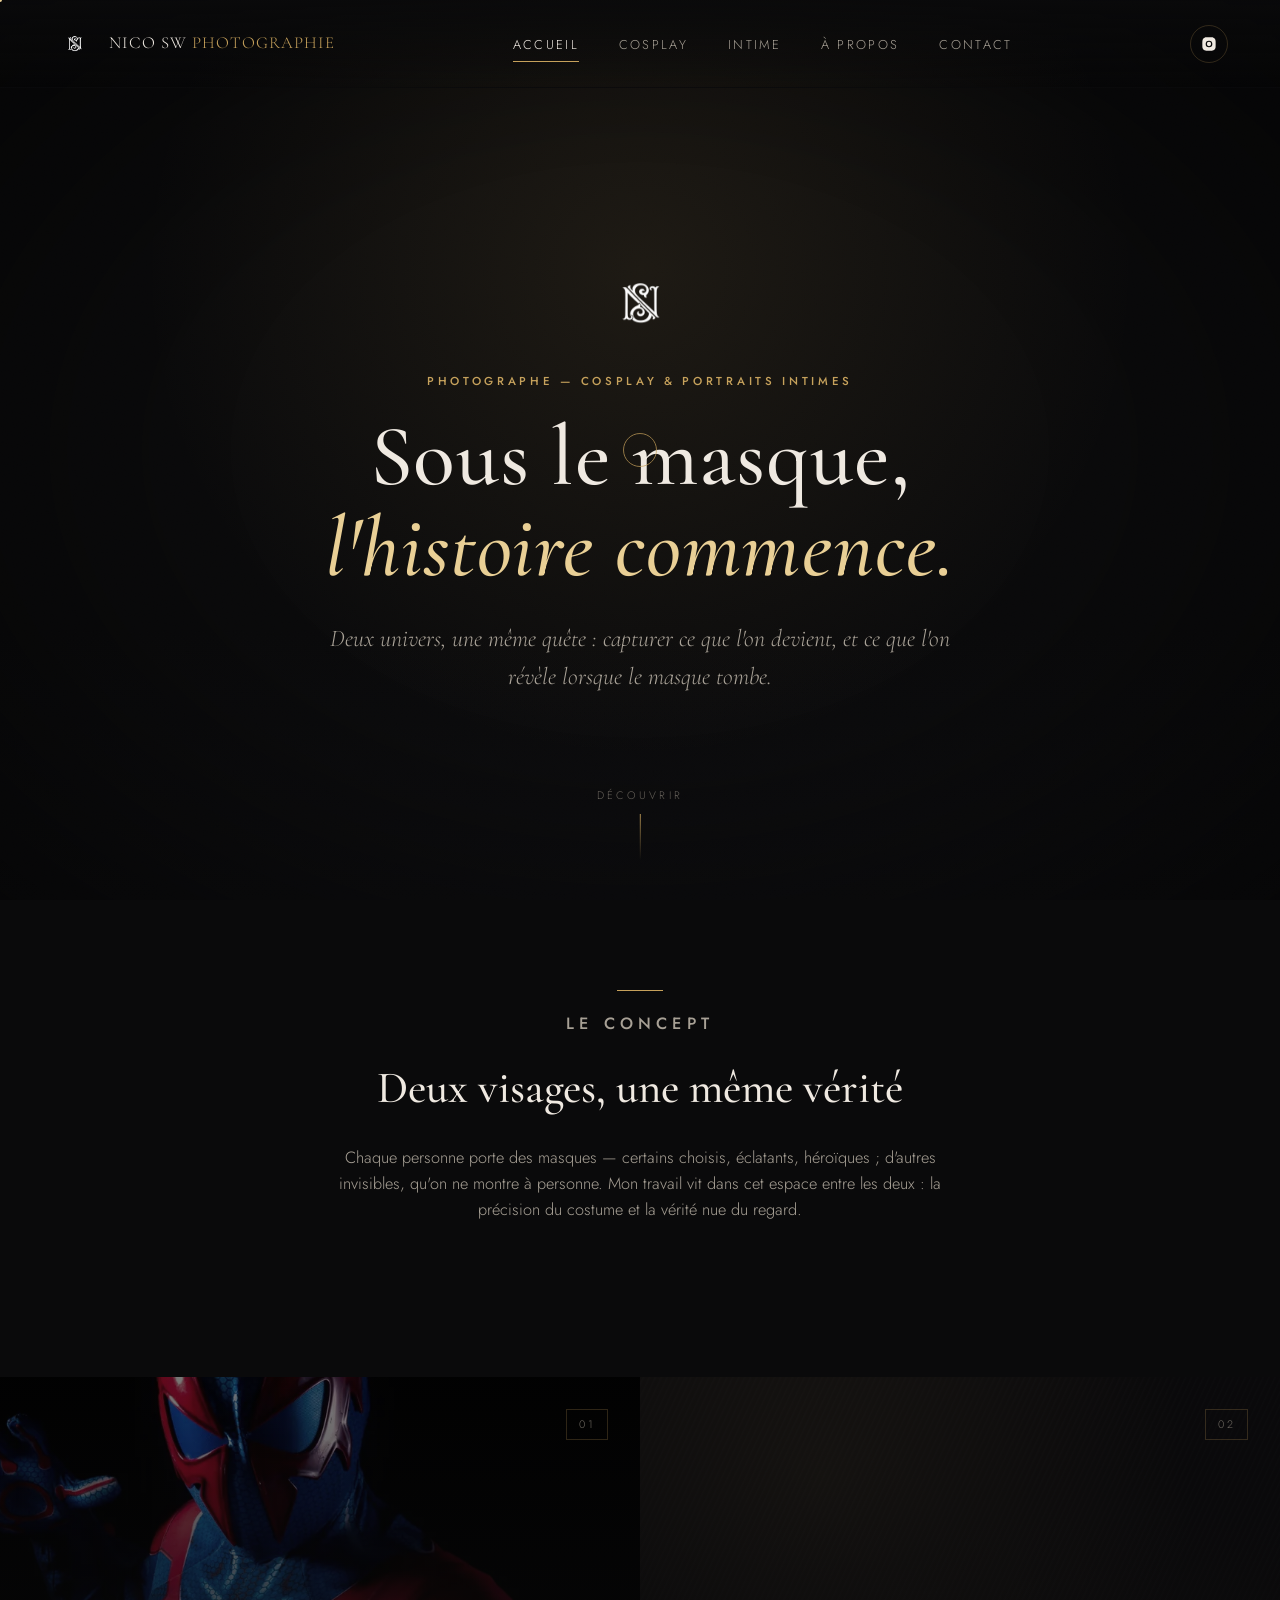
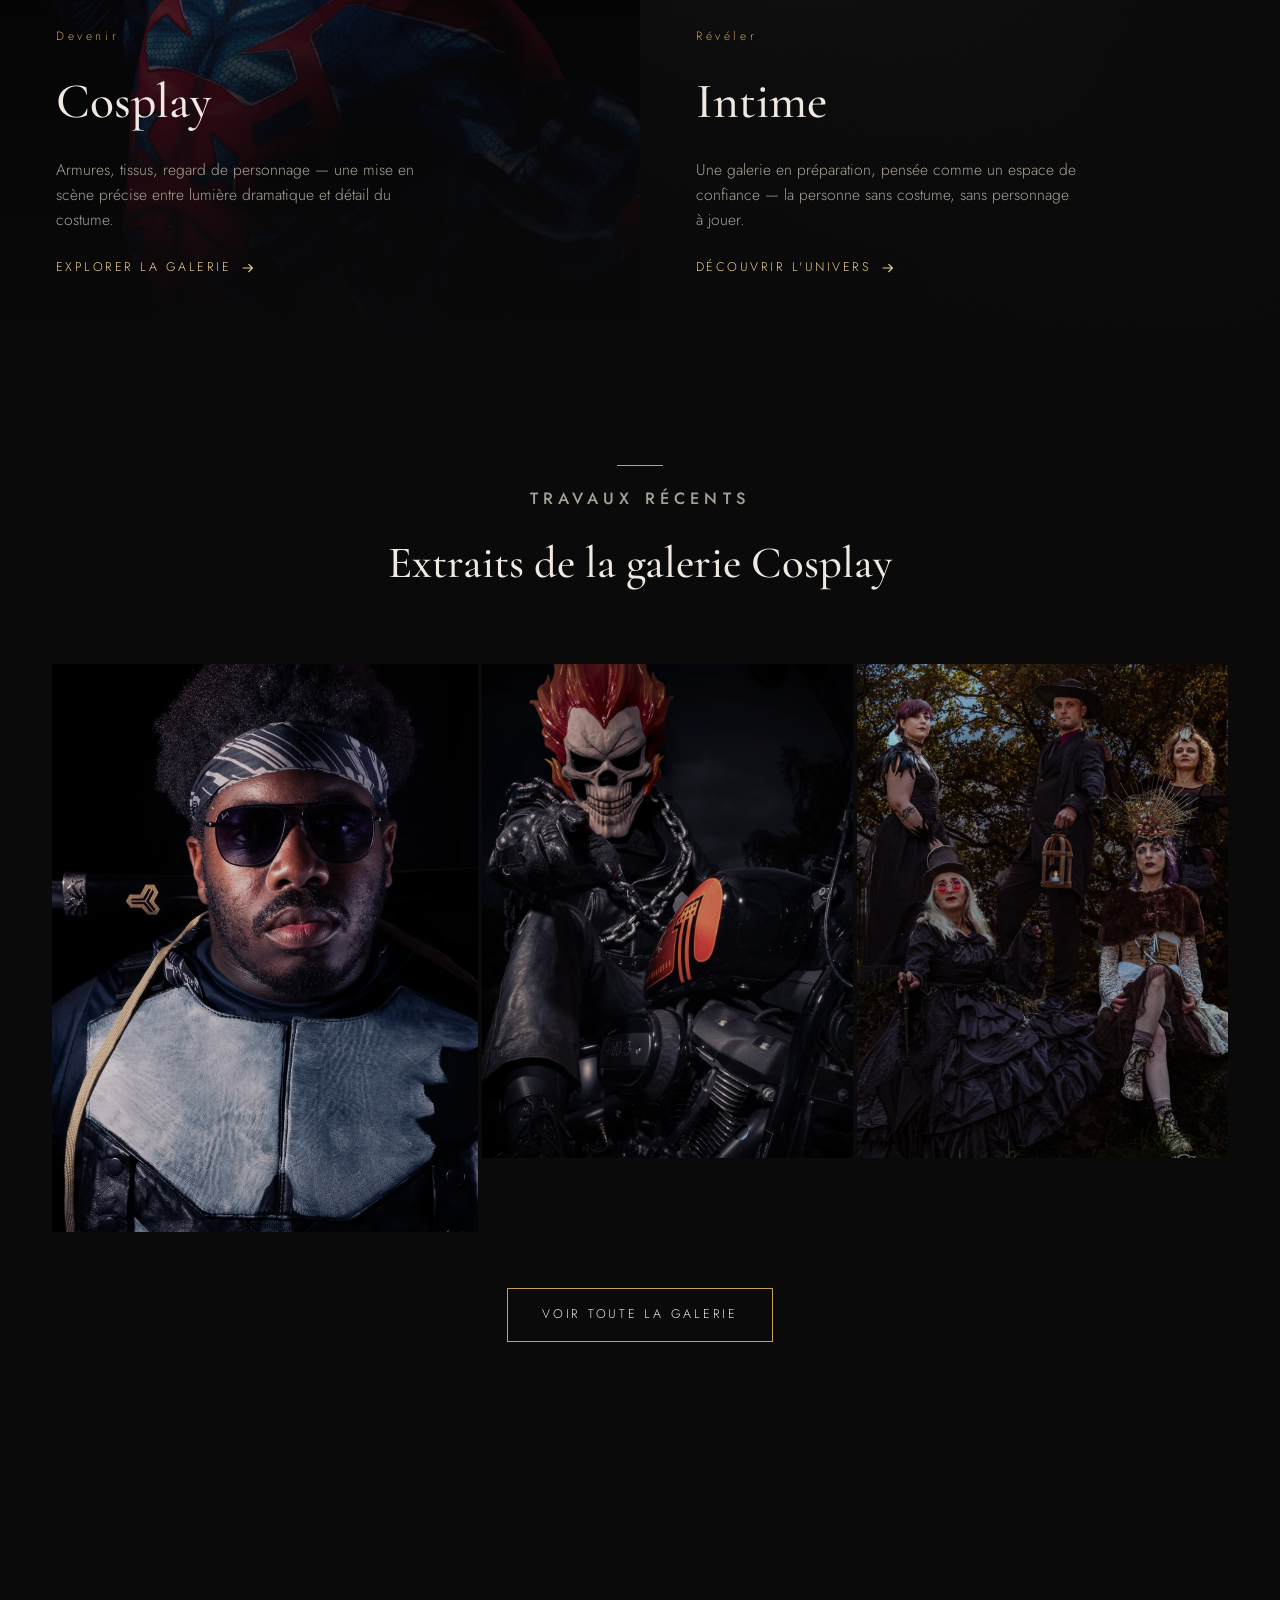
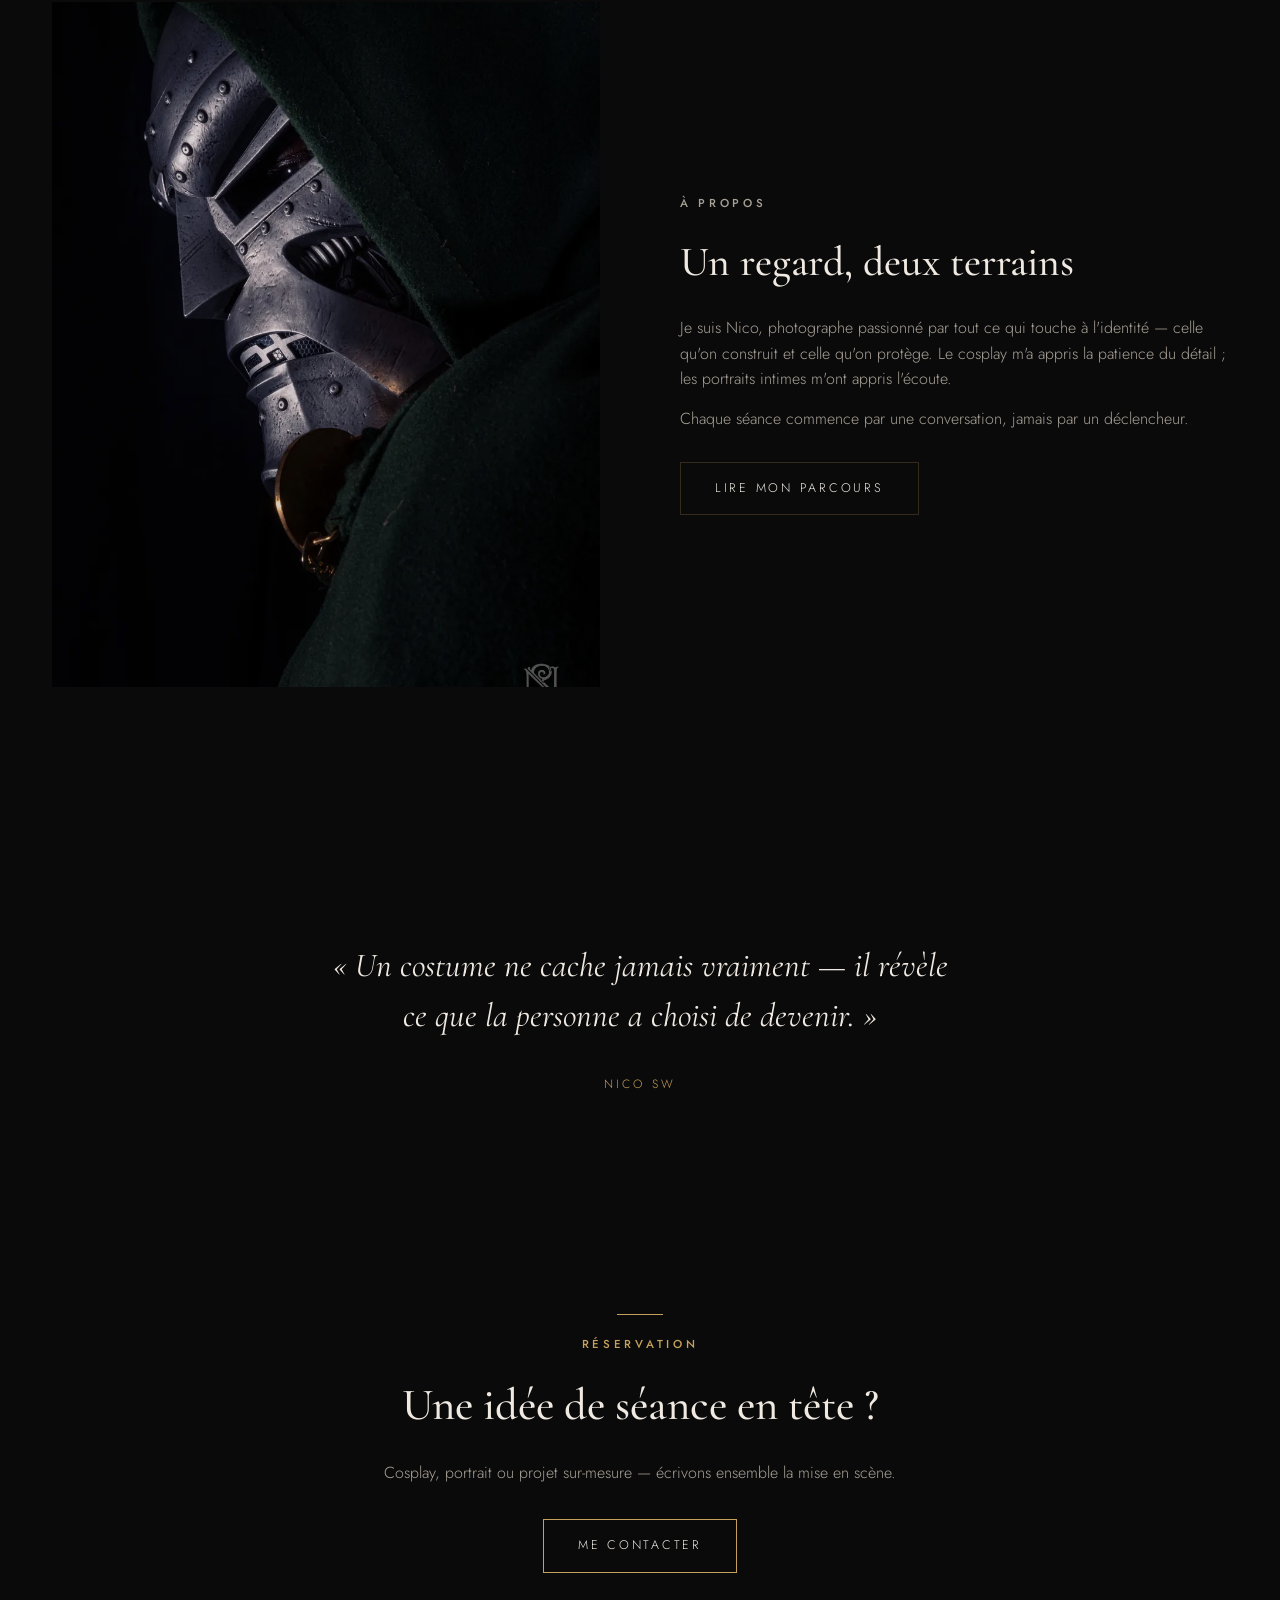
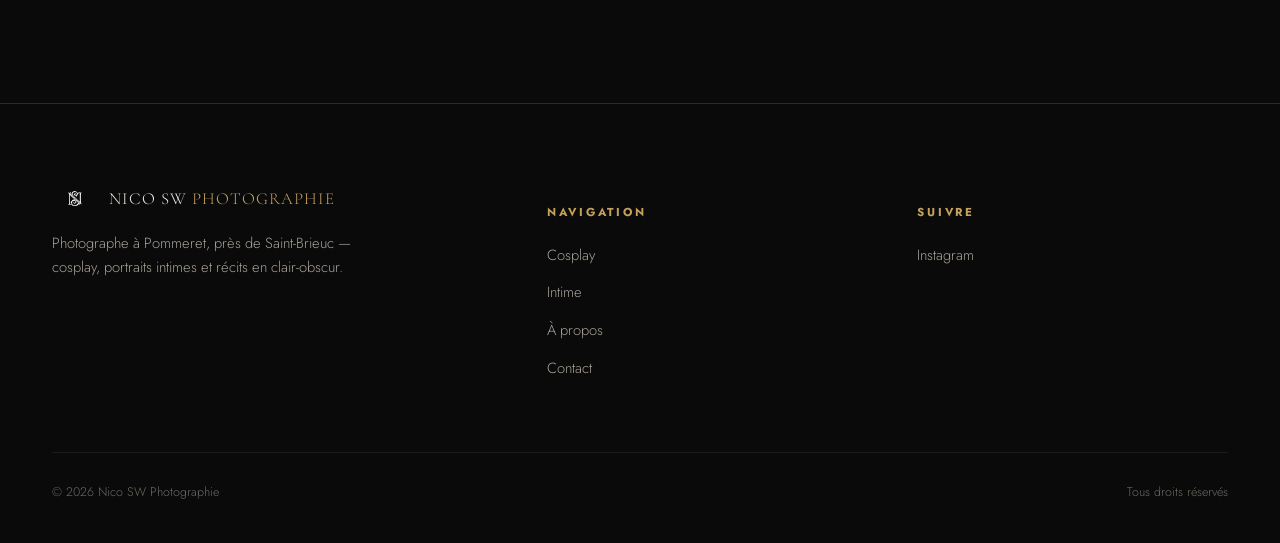
<file: index.html>
<!DOCTYPE html>
<html lang="fr">
<head>
<meta charset="UTF-8">
<meta name="viewport" content="width=device-width, initial-scale=1.0">
<title>Nico SW Photographie — Photographe cosplay &amp; portraits intimes</title>
<meta name="description" content="Nico SW Photographie — photographe basé à Pommeret, près de Saint-Brieuc, spécialisé en cosplay et portraits intimes. Deux univers, une même quête : ce qui se cache sous le masque.">
<link rel="icon" type="image/png" sizes="32x32" href="assets/img/favicon-32.png">
<link rel="apple-touch-icon" href="assets/img/apple-touch-icon.png">
<link rel="preconnect" href="https://fonts.googleapis.com">
<link rel="preconnect" href="https://fonts.gstatic.com" crossorigin>
<link rel="stylesheet" href="css/style.css">
</head>
<body>
<a class="skip-link" href="#main">Aller au contenu</a>
<div class="grain" aria-hidden="true"></div>
<div class="vignette" aria-hidden="true"></div>
<div class="cursor-ring" aria-hidden="true"></div>
<div class="cursor-dot" aria-hidden="true"></div>
<div class="curtain" aria-hidden="true">
  <img class="curtain__mark" src="assets/img/logo-ns.webp" alt="">
</div>

<header class="site-header">
  <div class="wrap">
    <a class="brand" href="index.html">
      <img src="assets/img/logo-ns.webp" alt="">
      <span class="brand-name">NICO SW <em>PHOTOGRAPHIE</em></span>
    </a>
    <nav class="main-nav" id="main-nav">
      <ul>
        <li><a href="index.html" class="is-current">Accueil</a></li>
        <li><a href="cosplay.html">Cosplay</a></li>
        <li><a href="intime.html">Intime</a></li>
        <li><a href="a-propos.html">À propos</a></li>
        <li><a href="contact.html">Contact</a></li>
      </ul>
    </nav>
    <div class="header-actions">
      <a class="icon-link desktop-only" href="https://www.instagram.com/nico_sw_photographie/" target="_blank" rel="noopener" aria-label="Instagram">
        <svg viewBox="0 0 24 24"><path d="M12 2c2.7 0 3.06.01 4.12.06 1.06.05 1.79.22 2.43.46.66.26 1.22.6 1.77 1.15.55.55.9 1.11 1.15 1.77.24.64.41 1.37.46 2.43.05 1.06.06 1.42.06 4.13s-.01 3.06-.06 4.13c-.05 1.06-.22 1.79-.46 2.43a4.9 4.9 0 0 1-1.15 1.77 4.9 4.9 0 0 1-1.77 1.15c-.64.24-1.37.41-2.43.46-1.06.05-1.42.06-4.12.06s-3.06-.01-4.13-.06c-1.06-.05-1.79-.22-2.43-.46a4.9 4.9 0 0 1-1.77-1.15 4.9 4.9 0 0 1-1.15-1.77c-.24-.64-.41-1.37-.46-2.43C2.01 15.06 2 14.7 2 12s.01-3.06.06-4.13c.05-1.06.22-1.79.46-2.43.26-.66.6-1.22 1.15-1.77A4.9 4.9 0 0 1 5.44 2.52c.64-.24 1.37-.41 2.43-.46C8.94 2.01 9.3 2 12 2Zm0 5a5 5 0 1 0 0 10 5 5 0 0 0 0-10Zm0 8.2A3.2 3.2 0 1 1 12 8.8a3.2 3.2 0 0 1 0 6.4Zm5.2-8.4a1.17 1.17 0 1 1 0-2.34 1.17 1.17 0 0 1 0 2.34Z"/></svg>
      </a>
      <button class="nav-toggle" aria-label="Menu" aria-expanded="false" aria-controls="main-nav">
        <span></span><span></span><span></span>
      </button>
    </div>
  </div>
</header>

<main id="main">

  <section class="hero">
    <img class="hero__mark" src="assets/img/logo-ns.webp" alt="Nico SW Photographie">
    <p class="eyebrow hero__eyebrow">Photographe — Cosplay &amp; Portraits intimes</p>
    <h1>Sous le masque,<br><em>l'histoire commence.</em></h1>
    <p class="hero__tagline">Deux univers, une même quête : capturer ce que l'on devient, et ce que l'on révèle lorsque le masque tombe.</p>
    <div class="hero__scroll"><span>Découvrir</span><span class="hero__scroll-line"></span></div>
  </section>

  <section class="section section--tight">
    <div class="wrap section-head reveal">
      <div class="hairline"></div>
      <p class="eyebrow">Le concept</p>
      <h2>Deux visages, une même vérité</h2>
      <p>Chaque personne porte des masques — certains choisis, éclatants, héroïques ; d'autres invisibles, qu'on ne montre à personne. Mon travail vit dans cet espace entre les deux : la précision du costume et la vérité nue du regard.</p>
    </div>
  </section>

  <section class="duality">
    <a class="duality__card duality__card--cosplay reveal" href="cosplay.html">
      <div class="duality__bg" style="background-image:url('assets/img/cosplay-spiderman2099.webp')"></div>
      <div class="duality__veil"></div>
      <span class="duality__badge">01</span>
      <div class="duality__content">
        <span class="duality__num">Devenir</span>
        <h3>Cosplay</h3>
        <p>Armures, tissus, regard de personnage — une mise en scène précise entre lumière dramatique et détail du costume.</p>
        <span class="duality__link">Explorer la galerie
          <svg viewBox="0 0 24 24"><path d="M13.5 4.5 21 12l-7.5 7.5-1.4-1.4L17.2 13H3v-2h14.2l-5.1-5.1z"/></svg>
        </span>
      </div>
    </a>
    <a class="duality__card duality__card--intime reveal" href="intime.html">
      <div class="duality__bg"></div>
      <div class="duality__veil"></div>
      <span class="duality__badge">02</span>
      <div class="duality__content">
        <span class="duality__num">Révéler</span>
        <h3>Intime</h3>
        <p>Une galerie en préparation, pensée comme un espace de confiance — la personne sans costume, sans personnage à jouer.</p>
        <span class="duality__link">Découvrir l'univers
          <svg viewBox="0 0 24 24"><path d="M13.5 4.5 21 12l-7.5 7.5-1.4-1.4L17.2 13H3v-2h14.2l-5.1-5.1z"/></svg>
        </span>
      </div>
    </a>
  </section>

  <section class="section">
    <div class="wrap">
      <div class="section-head reveal">
        <div class="hairline"></div>
        <p class="eyebrow">Travaux récents</p>
        <h2>Extraits de la galerie Cosplay</h2>
      </div>
      <div class="gallery gallery--cosplay reveal">
        <div class="gallery__item">
          <img src="assets/img/cosplay-katana.webp" alt="Portrait cosplay avec katana, ambiance sombre et cinématographique" loading="lazy">
          <span class="gallery__expand" aria-hidden="true"><svg viewBox="0 0 24 24"><path d="M14 3v2h3.6l-9.3 9.3 1.4 1.4L19 6.4V10h2V3h-7ZM5 5v14h14v-7h-2v5H7V7h5V5H5Z"/></svg></span>
          <div class="gallery__caption"><span class="eyebrow">Portrait</span><h4>Le fil de la lame</h4></div>
        </div>
        <div class="gallery__item">
          <img src="assets/img/cosplay-ghostrider-moto.webp" alt="Cosplay Ghost Rider assis sur une moto, crâne enflammé et chaînes" loading="lazy">
          <span class="gallery__expand" aria-hidden="true"><svg viewBox="0 0 24 24"><path d="M14 3v2h3.6l-9.3 9.3 1.4 1.4L19 6.4V10h2V3h-7ZM5 5v14h14v-7h-2v5H7V7h5V5H5Z"/></svg></span>
          <div class="gallery__caption"><span class="eyebrow">Anti-héros</span><h4>Ghost Rider</h4></div>
        </div>
        <div class="gallery__item">
          <img src="assets/img/cosplay-groupe-gothique.webp" alt="Groupe de cinq cosplayeurs en costumes gothiques et steampunk dans les bois" loading="lazy">
          <span class="gallery__expand" aria-hidden="true"><svg viewBox="0 0 24 24"><path d="M14 3v2h3.6l-9.3 9.3 1.4 1.4L19 6.4V10h2V3h-7ZM5 5v14h14v-7h-2v5H7V7h5V5H5Z"/></svg></span>
          <div class="gallery__caption"><span class="eyebrow">Groupe</span><h4>Cercle gothique</h4></div>
        </div>
      </div>
      <div class="text-center reveal" style="margin-top:56px;">
        <a class="btn" href="cosplay.html"><span>Voir toute la galerie</span></a>
      </div>
    </div>
  </section>

  <section class="section">
    <div class="wrap split">
      <img class="reveal" src="assets/img/cosplay-doom.webp" alt="Photographie de cosplay signée Nico SW, clair-obscur">
      <div class="reveal reveal-delay-1">
        <p class="eyebrow">À propos</p>
        <h2>Un regard, deux terrains</h2>
        <p>Je suis Nico, photographe passionné par tout ce qui touche à l'identité — celle qu'on construit et celle qu'on protège. Le cosplay m'a appris la patience du détail ; les portraits intimes m'ont appris l'écoute.</p>
        <p>Chaque séance commence par une conversation, jamais par un déclencheur.</p>
        <a class="btn btn--ghost" style="margin-top:30px;" href="a-propos.html"><span>Lire mon parcours</span></a>
      </div>
    </div>
  </section>

  <section class="section section--tight">
    <div class="wrap quote-block reveal">
      <blockquote>« Un costume ne cache jamais vraiment — il révèle ce que la personne a choisi de devenir. »</blockquote>
      <cite>Nico SW</cite>
    </div>
  </section>

  <section class="section">
    <div class="wrap text-center reveal">
      <div class="hairline"></div>
      <p class="eyebrow">Réservation</p>
      <h2 style="margin-top:16px; font-size:clamp(2rem,4vw,2.8rem);">Une idée de séance en tête ?</h2>
      <p style="margin-top:18px; color:var(--ink-dim); max-width:520px; margin-left:auto; margin-right:auto;">Cosplay, portrait ou projet sur-mesure — écrivons ensemble la mise en scène.</p>
      <a class="btn" style="margin-top:34px;" href="contact.html"><span>Me contacter</span></a>
    </div>
  </section>

</main>

<footer class="site-footer">
  <div class="wrap">
    <div class="footer-top">
      <div class="footer-brand">
        <a class="brand" href="index.html">
          <img src="assets/img/logo-ns.webp" alt="">
          <span class="brand-name">NICO SW <em>PHOTOGRAPHIE</em></span>
        </a>
        <p>Photographe à Pommeret, près de Saint-Brieuc — cosplay, portraits intimes et récits en clair-obscur.</p>
      </div>
      <div class="footer-col">
        <h5>Navigation</h5>
        <ul>
          <li><a href="cosplay.html">Cosplay</a></li>
          <li><a href="intime.html">Intime</a></li>
          <li><a href="a-propos.html">À propos</a></li>
          <li><a href="contact.html">Contact</a></li>
        </ul>
      </div>
      <div class="footer-col">
        <h5>Suivre</h5>
        <ul>
          <li><a href="https://www.instagram.com/nico_sw_photographie/" target="_blank" rel="noopener">Instagram</a></li>
        </ul>
      </div>
    </div>
    <div class="footer-bottom">
      <span>© 2026 Nico SW Photographie</span>
      <span>Tous droits réservés</span>
    </div>
  </div>
</footer>

<script src="js/main.js"></script>
</body>
</html>
</file>
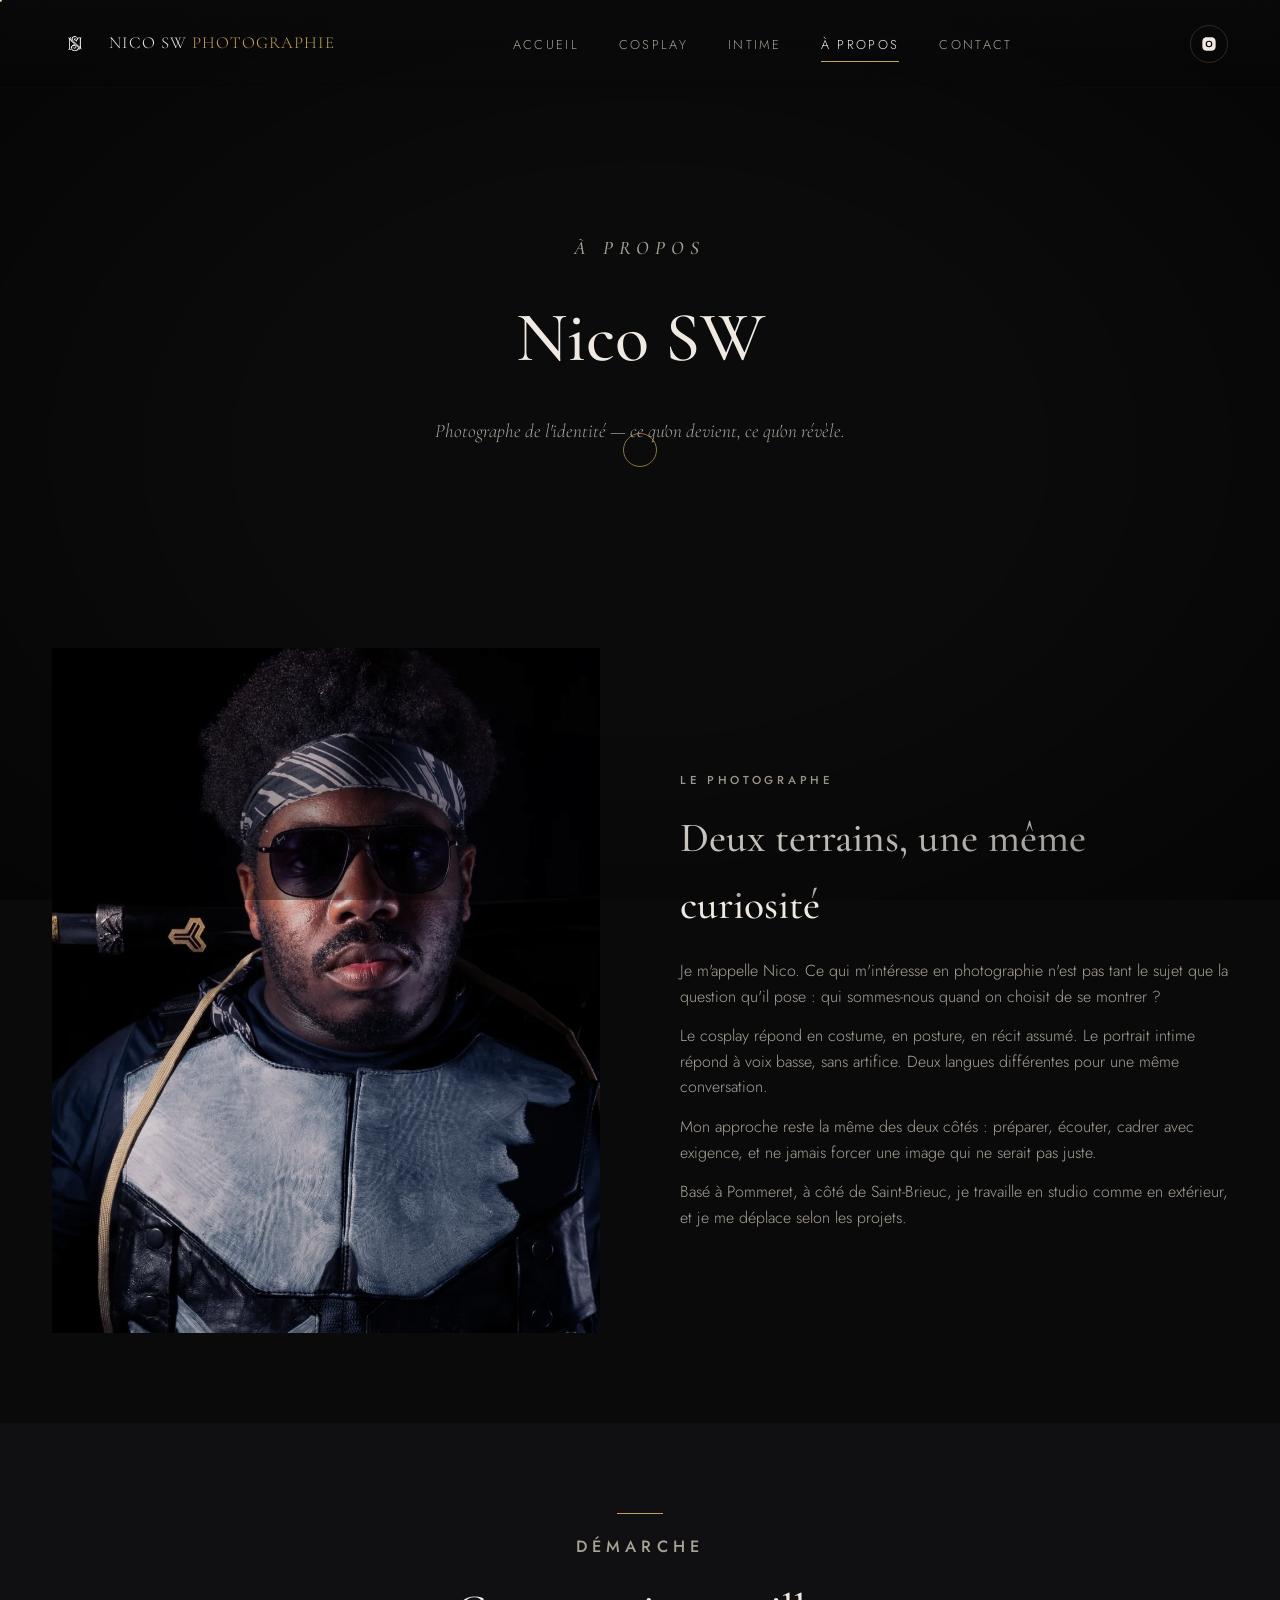
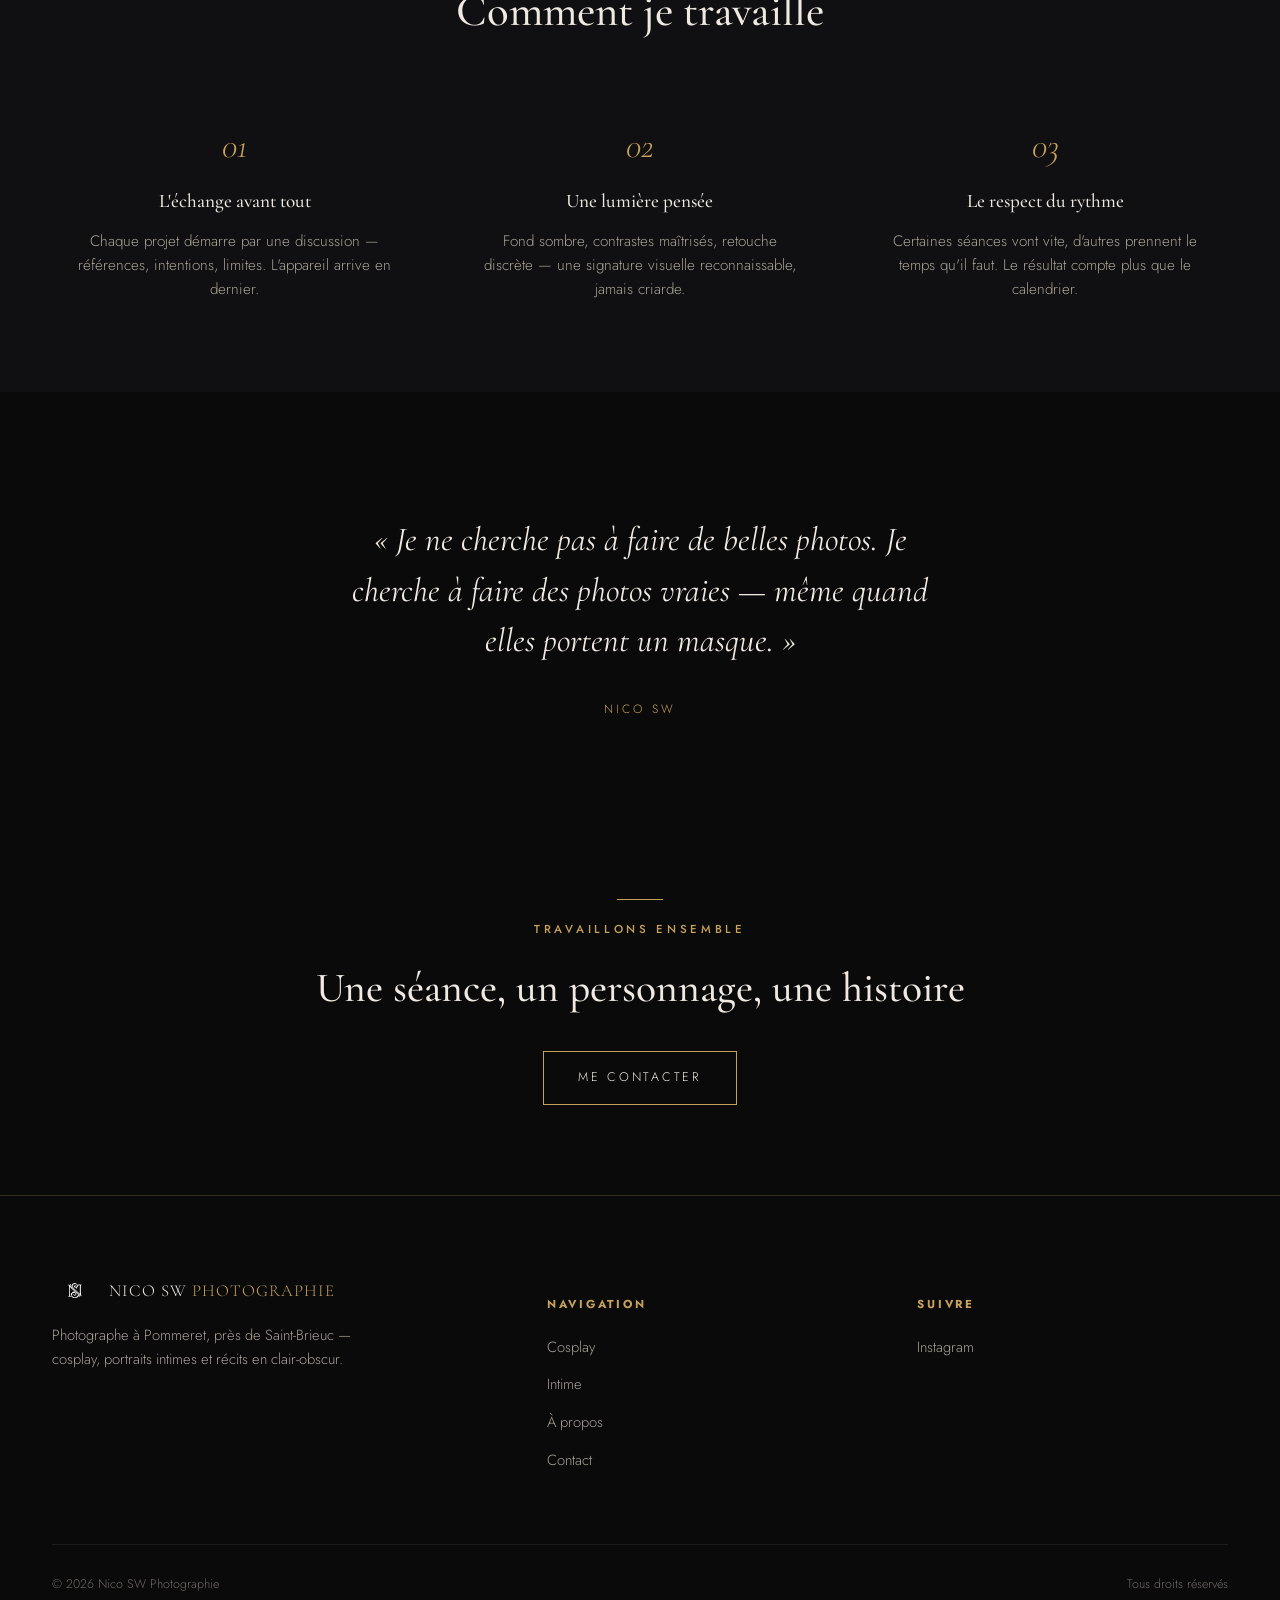
<file: a-propos.html>
<!DOCTYPE html>
<html lang="fr">
<head>
<meta charset="UTF-8">
<meta name="viewport" content="width=device-width, initial-scale=1.0">
<title>À propos — Nico SW Photographie</title>
<meta name="description" content="À propos de Nico SW Photographie, basé à Pommeret près de Saint-Brieuc — parcours, philosophie et démarche artistique entre cosplay et portraits intimes.">
<link rel="icon" type="image/png" sizes="32x32" href="assets/img/favicon-32.png">
<link rel="apple-touch-icon" href="assets/img/apple-touch-icon.png">
<link rel="preconnect" href="https://fonts.googleapis.com">
<link rel="preconnect" href="https://fonts.gstatic.com" crossorigin>
<link rel="stylesheet" href="css/style.css">
</head>
<body>
<a class="skip-link" href="#main">Aller au contenu</a>
<div class="grain" aria-hidden="true"></div>
<div class="vignette" aria-hidden="true"></div>
<div class="cursor-ring" aria-hidden="true"></div>
<div class="cursor-dot" aria-hidden="true"></div>
<div class="curtain" aria-hidden="true">
  <img class="curtain__mark" src="assets/img/logo-ns.webp" alt="">
</div>

<header class="site-header">
  <div class="wrap">
    <a class="brand" href="index.html">
      <img src="assets/img/logo-ns.webp" alt="">
      <span class="brand-name">NICO SW <em>PHOTOGRAPHIE</em></span>
    </a>
    <nav class="main-nav" id="main-nav">
      <ul>
        <li><a href="index.html">Accueil</a></li>
        <li><a href="cosplay.html">Cosplay</a></li>
        <li><a href="intime.html">Intime</a></li>
        <li><a href="a-propos.html" class="is-current">À propos</a></li>
        <li><a href="contact.html">Contact</a></li>
      </ul>
    </nav>
    <div class="header-actions">
      <a class="icon-link desktop-only" href="https://www.instagram.com/nico_sw_photographie/" target="_blank" rel="noopener" aria-label="Instagram">
        <svg viewBox="0 0 24 24"><path d="M12 2c2.7 0 3.06.01 4.12.06 1.06.05 1.79.22 2.43.46.66.26 1.22.6 1.77 1.15.55.55.9 1.11 1.15 1.77.24.64.41 1.37.46 2.43.05 1.06.06 1.42.06 4.13s-.01 3.06-.06 4.13c-.05 1.06-.22 1.79-.46 2.43a4.9 4.9 0 0 1-1.15 1.77 4.9 4.9 0 0 1-1.77 1.15c-.64.24-1.37.41-2.43.46-1.06.05-1.42.06-4.12.06s-3.06-.01-4.13-.06c-1.06-.05-1.79-.22-2.43-.46a4.9 4.9 0 0 1-1.77-1.15 4.9 4.9 0 0 1-1.15-1.77c-.24-.64-.41-1.37-.46-2.43C2.01 15.06 2 14.7 2 12s.01-3.06.06-4.13c.05-1.06.22-1.79.46-2.43.26-.66.6-1.22 1.15-1.77A4.9 4.9 0 0 1 5.44 2.52c.64-.24 1.37-.41 2.43-.46C8.94 2.01 9.3 2 12 2Zm0 5a5 5 0 1 0 0 10 5 5 0 0 0 0-10Zm0 8.2A3.2 3.2 0 1 1 12 8.8a3.2 3.2 0 0 1 0 6.4Zm5.2-8.4a1.17 1.17 0 1 1 0-2.34 1.17 1.17 0 0 1 0 2.34Z"/></svg>
      </a>
      <button class="nav-toggle" aria-label="Menu" aria-expanded="false" aria-controls="main-nav">
        <span></span><span></span><span></span>
      </button>
    </div>
  </div>
</header>

<main id="main">

  <section class="page-hero">
    <p class="eyebrow">À propos</p>
    <h1>Nico SW</h1>
    <p>Photographe de l'identité — ce qu'on devient, ce qu'on révèle.</p>
  </section>

  <section class="section section--tight">
    <div class="wrap split">
      <img class="reveal" src="assets/img/cosplay-katana.webp" alt="Photographie signée Nico SW, portrait cosplay en clair-obscur">
      <div class="reveal reveal-delay-1">
        <p class="eyebrow">Le photographe</p>
        <h2>Deux terrains, une même curiosité</h2>
        <p>Je m'appelle Nico. Ce qui m'intéresse en photographie n'est pas tant le sujet que la question qu'il pose : qui sommes-nous quand on choisit de se montrer ?</p>
        <p>Le cosplay répond en costume, en posture, en récit assumé. Le portrait intime répond à voix basse, sans artifice. Deux langues différentes pour une même conversation.</p>
        <p>Mon approche reste la même des deux côtés : préparer, écouter, cadrer avec exigence, et ne jamais forcer une image qui ne serait pas juste.</p>
        <p>Basé à Pommeret, à côté de Saint-Brieuc, je travaille en studio comme en extérieur, et je me déplace selon les projets.</p>
      </div>
    </div>
  </section>

  <section class="section section--tight" style="background:var(--bg-alt);">
    <div class="wrap">
      <div class="section-head reveal">
        <div class="hairline"></div>
        <p class="eyebrow">Démarche</p>
        <h2>Comment je travaille</h2>
      </div>
      <div class="philosophy-list">
        <div class="philosophy-item reveal">
          <span class="num">01</span>
          <h4>L'échange avant tout</h4>
          <p>Chaque projet démarre par une discussion — références, intentions, limites. L'appareil arrive en dernier.</p>
        </div>
        <div class="philosophy-item reveal reveal-delay-1">
          <span class="num">02</span>
          <h4>Une lumière pensée</h4>
          <p>Fond sombre, contrastes maîtrisés, retouche discrète — une signature visuelle reconnaissable, jamais criarde.</p>
        </div>
        <div class="philosophy-item reveal reveal-delay-2">
          <span class="num">03</span>
          <h4>Le respect du rythme</h4>
          <p>Certaines séances vont vite, d'autres prennent le temps qu'il faut. Le résultat compte plus que le calendrier.</p>
        </div>
      </div>
    </div>
  </section>

  <section class="section section--tight">
    <div class="wrap quote-block reveal">
      <blockquote>« Je ne cherche pas à faire de belles photos. Je cherche à faire des photos vraies — même quand elles portent un masque. »</blockquote>
      <cite>Nico SW</cite>
    </div>
  </section>

  <section class="section section--tight">
    <div class="wrap text-center reveal">
      <div class="hairline"></div>
      <p class="eyebrow">Travaillons ensemble</p>
      <h2 style="margin-top:16px; font-size:clamp(2rem,4vw,2.6rem);">Une séance, un personnage, une histoire</h2>
      <a class="btn" style="margin-top:30px;" href="contact.html"><span>Me contacter</span></a>
    </div>
  </section>

</main>

<footer class="site-footer">
  <div class="wrap">
    <div class="footer-top">
      <div class="footer-brand">
        <a class="brand" href="index.html">
          <img src="assets/img/logo-ns.webp" alt="">
          <span class="brand-name">NICO SW <em>PHOTOGRAPHIE</em></span>
        </a>
        <p>Photographe à Pommeret, près de Saint-Brieuc — cosplay, portraits intimes et récits en clair-obscur.</p>
      </div>
      <div class="footer-col">
        <h5>Navigation</h5>
        <ul>
          <li><a href="cosplay.html">Cosplay</a></li>
          <li><a href="intime.html">Intime</a></li>
          <li><a href="a-propos.html">À propos</a></li>
          <li><a href="contact.html">Contact</a></li>
        </ul>
      </div>
      <div class="footer-col">
        <h5>Suivre</h5>
        <ul>
          <li><a href="https://www.instagram.com/nico_sw_photographie/" target="_blank" rel="noopener">Instagram</a></li>
        </ul>
      </div>
    </div>
    <div class="footer-bottom">
      <span>© 2026 Nico SW Photographie</span>
      <span>Tous droits réservés</span>
    </div>
  </div>
</footer>

<script src="js/main.js"></script>
</body>
</html>
</file>
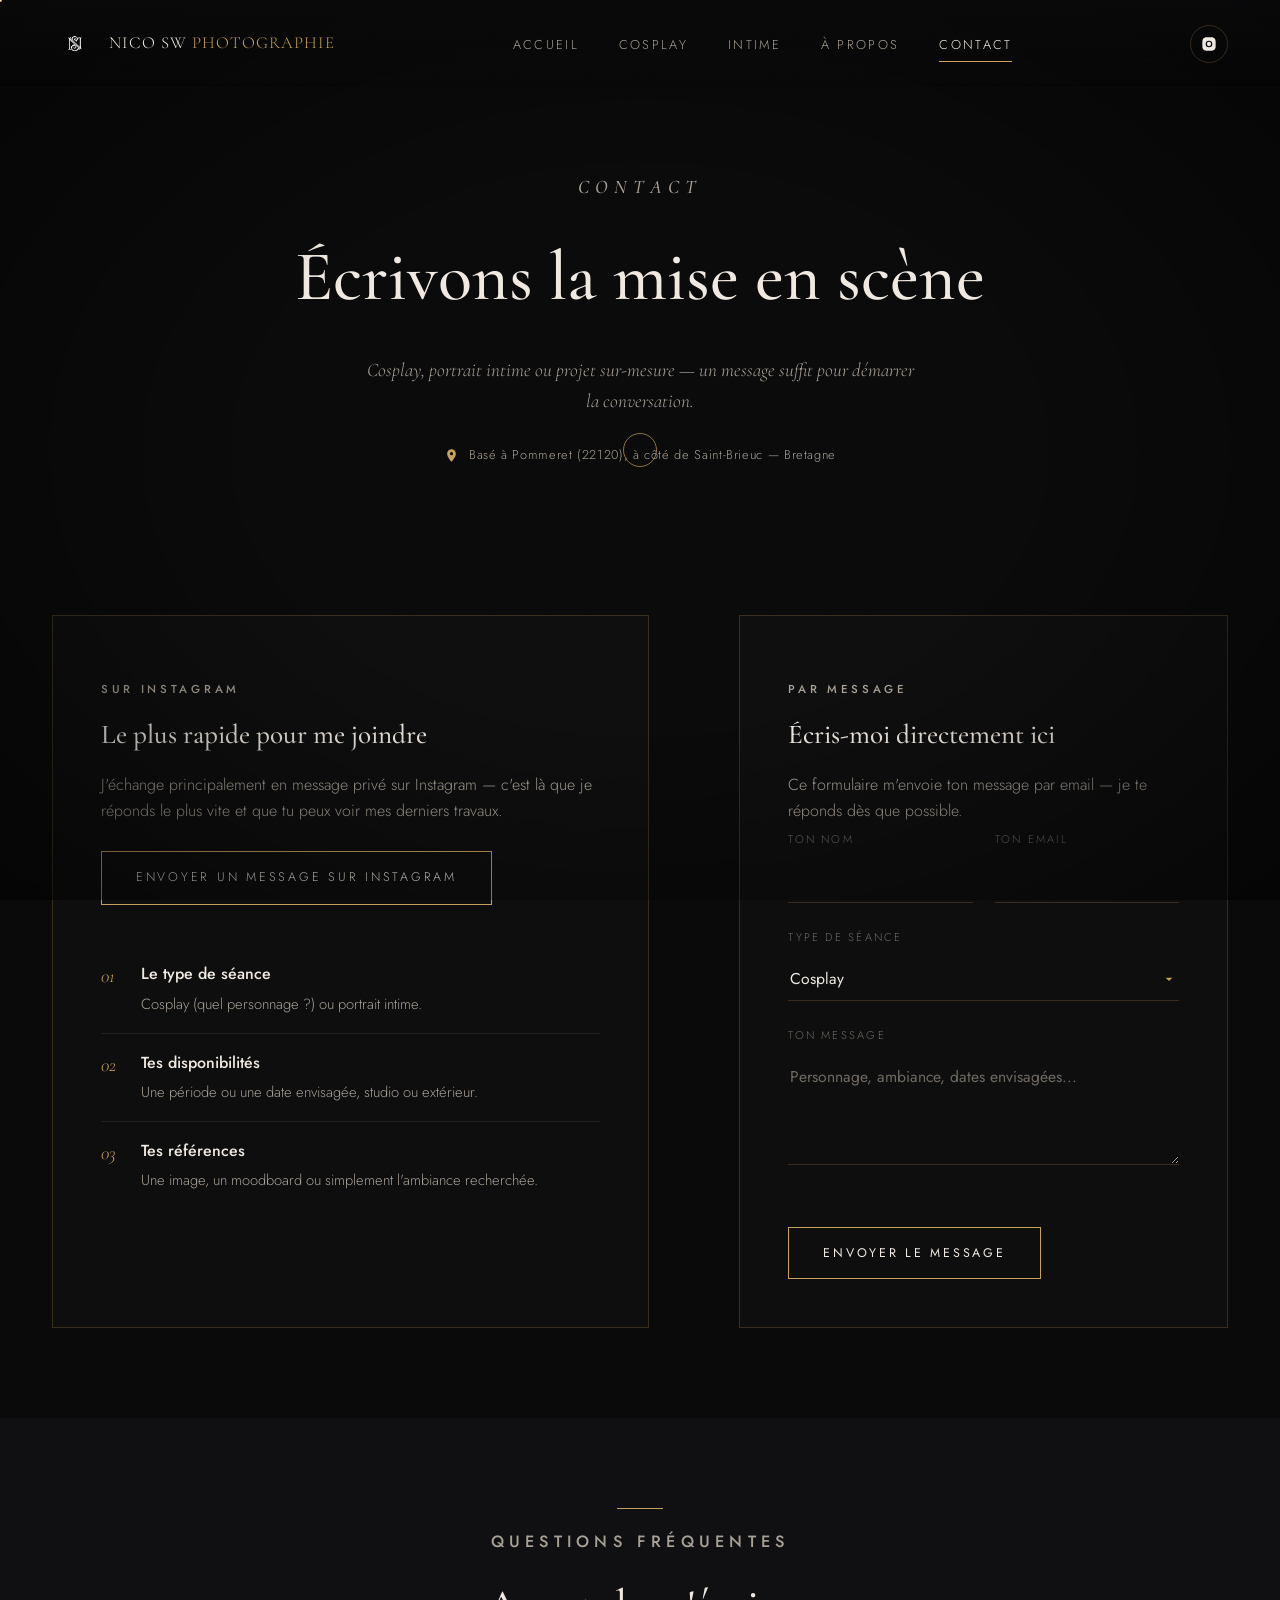
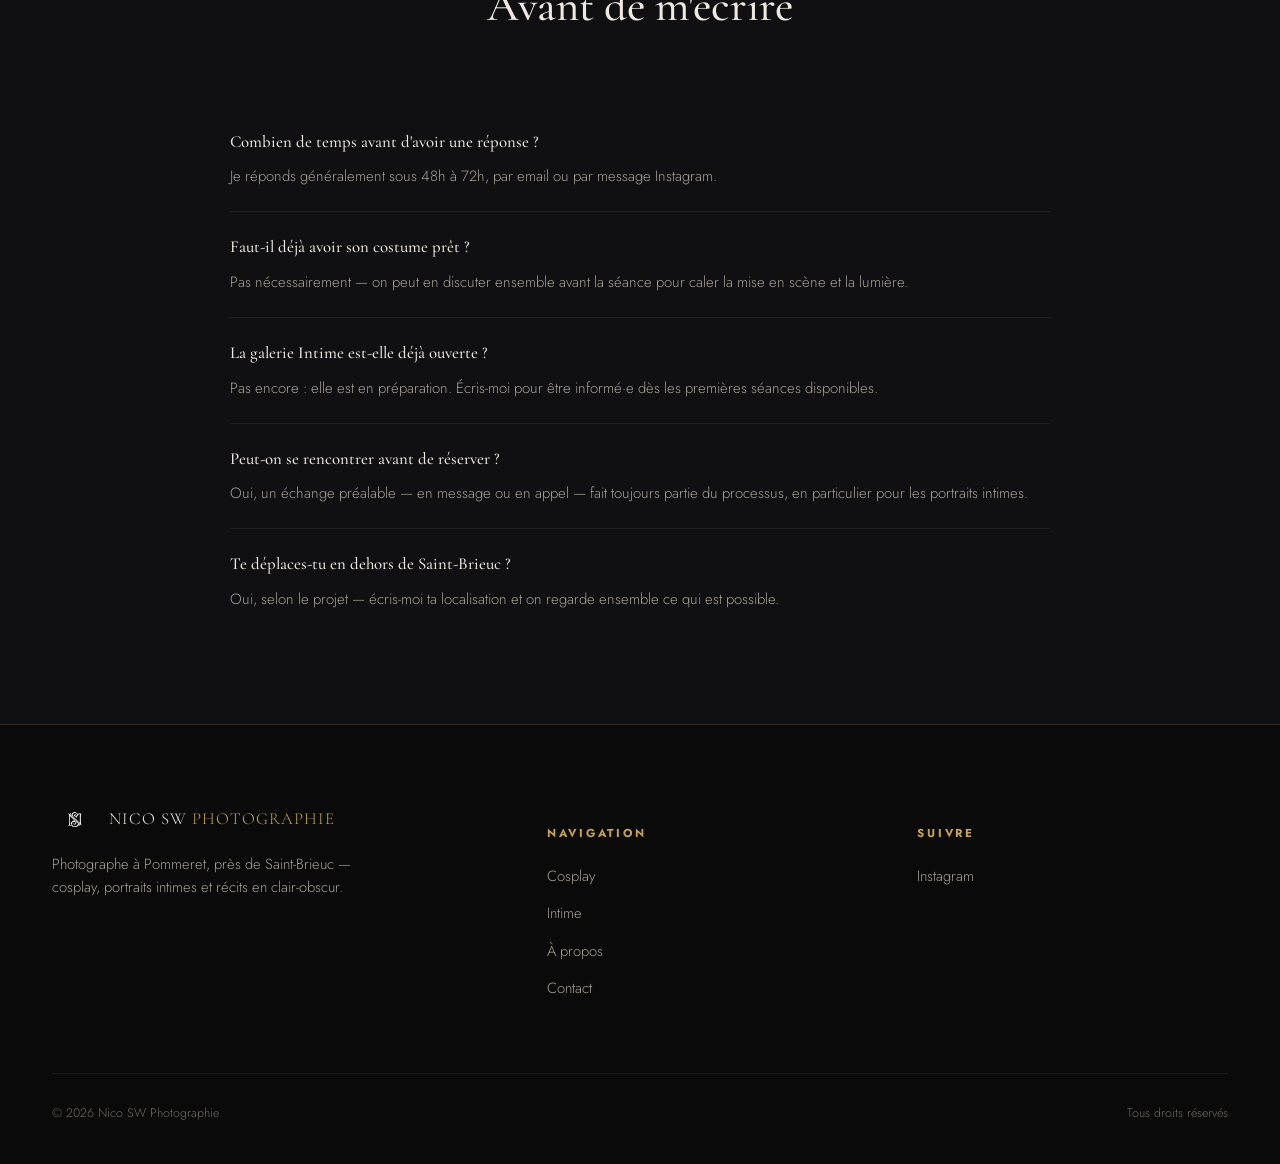
<file: contact.html>
<!DOCTYPE html>
<html lang="fr">
<head>
<meta charset="UTF-8">
<meta name="viewport" content="width=device-width, initial-scale=1.0">
<title>Contact — Nico SW Photographie</title>
<meta name="description" content="Contacter Nico SW Photographie (Pommeret, près de Saint-Brieuc) pour une séance cosplay ou un portrait intime — échange par message avant toute réservation.">
<link rel="icon" type="image/png" sizes="32x32" href="assets/img/favicon-32.png">
<link rel="apple-touch-icon" href="assets/img/apple-touch-icon.png">
<link rel="preconnect" href="https://fonts.googleapis.com">
<link rel="preconnect" href="https://fonts.gstatic.com" crossorigin>
<link rel="stylesheet" href="css/style.css">
</head>
<body>
<a class="skip-link" href="#main">Aller au contenu</a>
<div class="grain" aria-hidden="true"></div>
<div class="vignette" aria-hidden="true"></div>
<div class="cursor-ring" aria-hidden="true"></div>
<div class="cursor-dot" aria-hidden="true"></div>
<div class="curtain" aria-hidden="true">
  <img class="curtain__mark" src="assets/img/logo-ns.webp" alt="">
</div>

<header class="site-header">
  <div class="wrap">
    <a class="brand" href="index.html">
      <img src="assets/img/logo-ns.webp" alt="">
      <span class="brand-name">NICO SW <em>PHOTOGRAPHIE</em></span>
    </a>
    <nav class="main-nav" id="main-nav">
      <ul>
        <li><a href="index.html">Accueil</a></li>
        <li><a href="cosplay.html">Cosplay</a></li>
        <li><a href="intime.html">Intime</a></li>
        <li><a href="a-propos.html">À propos</a></li>
        <li><a href="contact.html" class="is-current">Contact</a></li>
      </ul>
    </nav>
    <div class="header-actions">
      <a class="icon-link desktop-only" href="https://www.instagram.com/nico_sw_photographie/" target="_blank" rel="noopener" aria-label="Instagram">
        <svg viewBox="0 0 24 24"><path d="M12 2c2.7 0 3.06.01 4.12.06 1.06.05 1.79.22 2.43.46.66.26 1.22.6 1.77 1.15.55.55.9 1.11 1.15 1.77.24.64.41 1.37.46 2.43.05 1.06.06 1.42.06 4.13s-.01 3.06-.06 4.13c-.05 1.06-.22 1.79-.46 2.43a4.9 4.9 0 0 1-1.15 1.77 4.9 4.9 0 0 1-1.77 1.15c-.64.24-1.37.41-2.43.46-1.06.05-1.42.06-4.12.06s-3.06-.01-4.13-.06c-1.06-.05-1.79-.22-2.43-.46a4.9 4.9 0 0 1-1.77-1.15 4.9 4.9 0 0 1-1.15-1.77c-.24-.64-.41-1.37-.46-2.43C2.01 15.06 2 14.7 2 12s.01-3.06.06-4.13c.05-1.06.22-1.79.46-2.43.26-.66.6-1.22 1.15-1.77A4.9 4.9 0 0 1 5.44 2.52c.64-.24 1.37-.41 2.43-.46C8.94 2.01 9.3 2 12 2Zm0 5a5 5 0 1 0 0 10 5 5 0 0 0 0-10Zm0 8.2A3.2 3.2 0 1 1 12 8.8a3.2 3.2 0 0 1 0 6.4Zm5.2-8.4a1.17 1.17 0 1 1 0-2.34 1.17 1.17 0 0 1 0 2.34Z"/></svg>
      </a>
      <button class="nav-toggle" aria-label="Menu" aria-expanded="false" aria-controls="main-nav">
        <span></span><span></span><span></span>
      </button>
    </div>
  </div>
</header>

<main id="main">

  <section class="page-hero" style="min-height:40vh; padding-top:150px;">
    <p class="eyebrow">Contact</p>
    <h1>Écrivons la mise en scène</h1>
    <p>Cosplay, portrait intime ou projet sur-mesure — un message suffit pour démarrer la conversation.</p>
    <span class="location-note">
      <svg viewBox="0 0 24 24"><path d="M12 2a7 7 0 0 0-7 7c0 5.25 7 13 7 13s7-7.75 7-13a7 7 0 0 0-7-7Zm0 9.5A2.5 2.5 0 1 1 12 6.5a2.5 2.5 0 0 1 0 5Z"/></svg>
      Basé à Pommeret (22120), à côté de Saint-Brieuc — Bretagne
    </span>
  </section>

  <section class="section section--tight">
    <div class="wrap contact-grid">
      <div class="contact-card reveal">
        <p class="eyebrow">Sur Instagram</p>
        <h3>Le plus rapide pour me joindre</h3>
        <p>J'échange principalement en message privé sur Instagram — c'est là que je réponds le plus vite et que tu peux voir mes derniers travaux.</p>
        <a class="btn" href="https://www.instagram.com/nico_sw_photographie/" target="_blank" rel="noopener">
          <span>Envoyer un message sur Instagram</span>
        </a>

        <ul class="contact-steps">
          <li>
            <span class="idx">01</span>
            <div><strong>Le type de séance</strong><span>Cosplay (quel personnage ?) ou portrait intime.</span></div>
          </li>
          <li>
            <span class="idx">02</span>
            <div><strong>Tes disponibilités</strong><span>Une période ou une date envisagée, studio ou extérieur.</span></div>
          </li>
          <li>
            <span class="idx">03</span>
            <div><strong>Tes références</strong><span>Une image, un moodboard ou simplement l'ambiance recherchée.</span></div>
          </li>
        </ul>
      </div>

      <div class="contact-card reveal reveal-delay-1">
        <p class="eyebrow">Par message</p>
        <h3>Écris-moi directement ici</h3>
        <p>Ce formulaire m'envoie ton message par email — je te réponds dès que possible.</p>

        <form class="contact-form" id="contact-form" action="https://formsubmit.co/ajax/nicolas.swaels@gmail.com" method="POST">
          <div class="form-row">
            <div class="form-field">
              <label for="f-name">Ton nom</label>
              <input type="text" id="f-name" name="Nom" required autocomplete="name">
            </div>
            <div class="form-field">
              <label for="f-email">Ton email</label>
              <input type="email" id="f-email" name="Email" required autocomplete="email">
            </div>
          </div>
          <div class="form-field">
            <label for="f-type">Type de séance</label>
            <select id="f-type" name="Type de séance">
              <option value="Cosplay">Cosplay</option>
              <option value="Portrait intime">Portrait intime</option>
              <option value="Autre / sur-mesure">Autre / sur-mesure</option>
            </select>
          </div>
          <div class="form-field">
            <label for="f-message">Ton message</label>
            <textarea id="f-message" name="Message" required placeholder="Personnage, ambiance, dates envisagées..."></textarea>
          </div>
          <input class="form-honey" type="text" name="_honey" tabindex="-1" autocomplete="off" aria-hidden="true">
          <input type="hidden" name="_subject" value="Nouveau message — Nico SW Photographie">
          <input type="hidden" name="_template" value="table">
          <input type="hidden" name="_captcha" value="false">

          <button class="btn form-submit" type="submit"><span>Envoyer le message</span></button>
          <p class="form-status" role="status" aria-live="polite"></p>
        </form>
      </div>
    </div>
  </section>

  <section class="section section--tight" style="background:var(--bg-alt);">
    <div class="wrap">
      <div class="section-head reveal">
        <div class="hairline"></div>
        <p class="eyebrow">Questions fréquentes</p>
        <h2>Avant de m'écrire</h2>
      </div>
      <div style="max-width:820px; margin:0 auto;">
        <div class="faq-item">
          <h4>Combien de temps avant d'avoir une réponse ?</h4>
          <p>Je réponds généralement sous 48h à 72h, par email ou par message Instagram.</p>
        </div>
        <div class="faq-item">
          <h4>Faut-il déjà avoir son costume prêt ?</h4>
          <p>Pas nécessairement — on peut en discuter ensemble avant la séance pour caler la mise en scène et la lumière.</p>
        </div>
        <div class="faq-item">
          <h4>La galerie Intime est-elle déjà ouverte ?</h4>
          <p>Pas encore : elle est en préparation. Écris-moi pour être informé·e dès les premières séances disponibles.</p>
        </div>
        <div class="faq-item">
          <h4>Peut-on se rencontrer avant de réserver ?</h4>
          <p>Oui, un échange préalable — en message ou en appel — fait toujours partie du processus, en particulier pour les portraits intimes.</p>
        </div>
        <div class="faq-item">
          <h4>Te déplaces-tu en dehors de Saint-Brieuc ?</h4>
          <p>Oui, selon le projet — écris-moi ta localisation et on regarde ensemble ce qui est possible.</p>
        </div>
      </div>
    </div>
  </section>

</main>

<footer class="site-footer">
  <div class="wrap">
    <div class="footer-top">
      <div class="footer-brand">
        <a class="brand" href="index.html">
          <img src="assets/img/logo-ns.webp" alt="">
          <span class="brand-name">NICO SW <em>PHOTOGRAPHIE</em></span>
        </a>
        <p>Photographe à Pommeret, près de Saint-Brieuc — cosplay, portraits intimes et récits en clair-obscur.</p>
      </div>
      <div class="footer-col">
        <h5>Navigation</h5>
        <ul>
          <li><a href="cosplay.html">Cosplay</a></li>
          <li><a href="intime.html">Intime</a></li>
          <li><a href="a-propos.html">À propos</a></li>
          <li><a href="contact.html">Contact</a></li>
        </ul>
      </div>
      <div class="footer-col">
        <h5>Suivre</h5>
        <ul>
          <li><a href="https://www.instagram.com/nico_sw_photographie/" target="_blank" rel="noopener">Instagram</a></li>
        </ul>
      </div>
    </div>
    <div class="footer-bottom">
      <span>© 2026 Nico SW Photographie</span>
      <span>Tous droits réservés</span>
    </div>
  </div>
</footer>

<script src="js/main.js"></script>
</body>
</html>
</file>
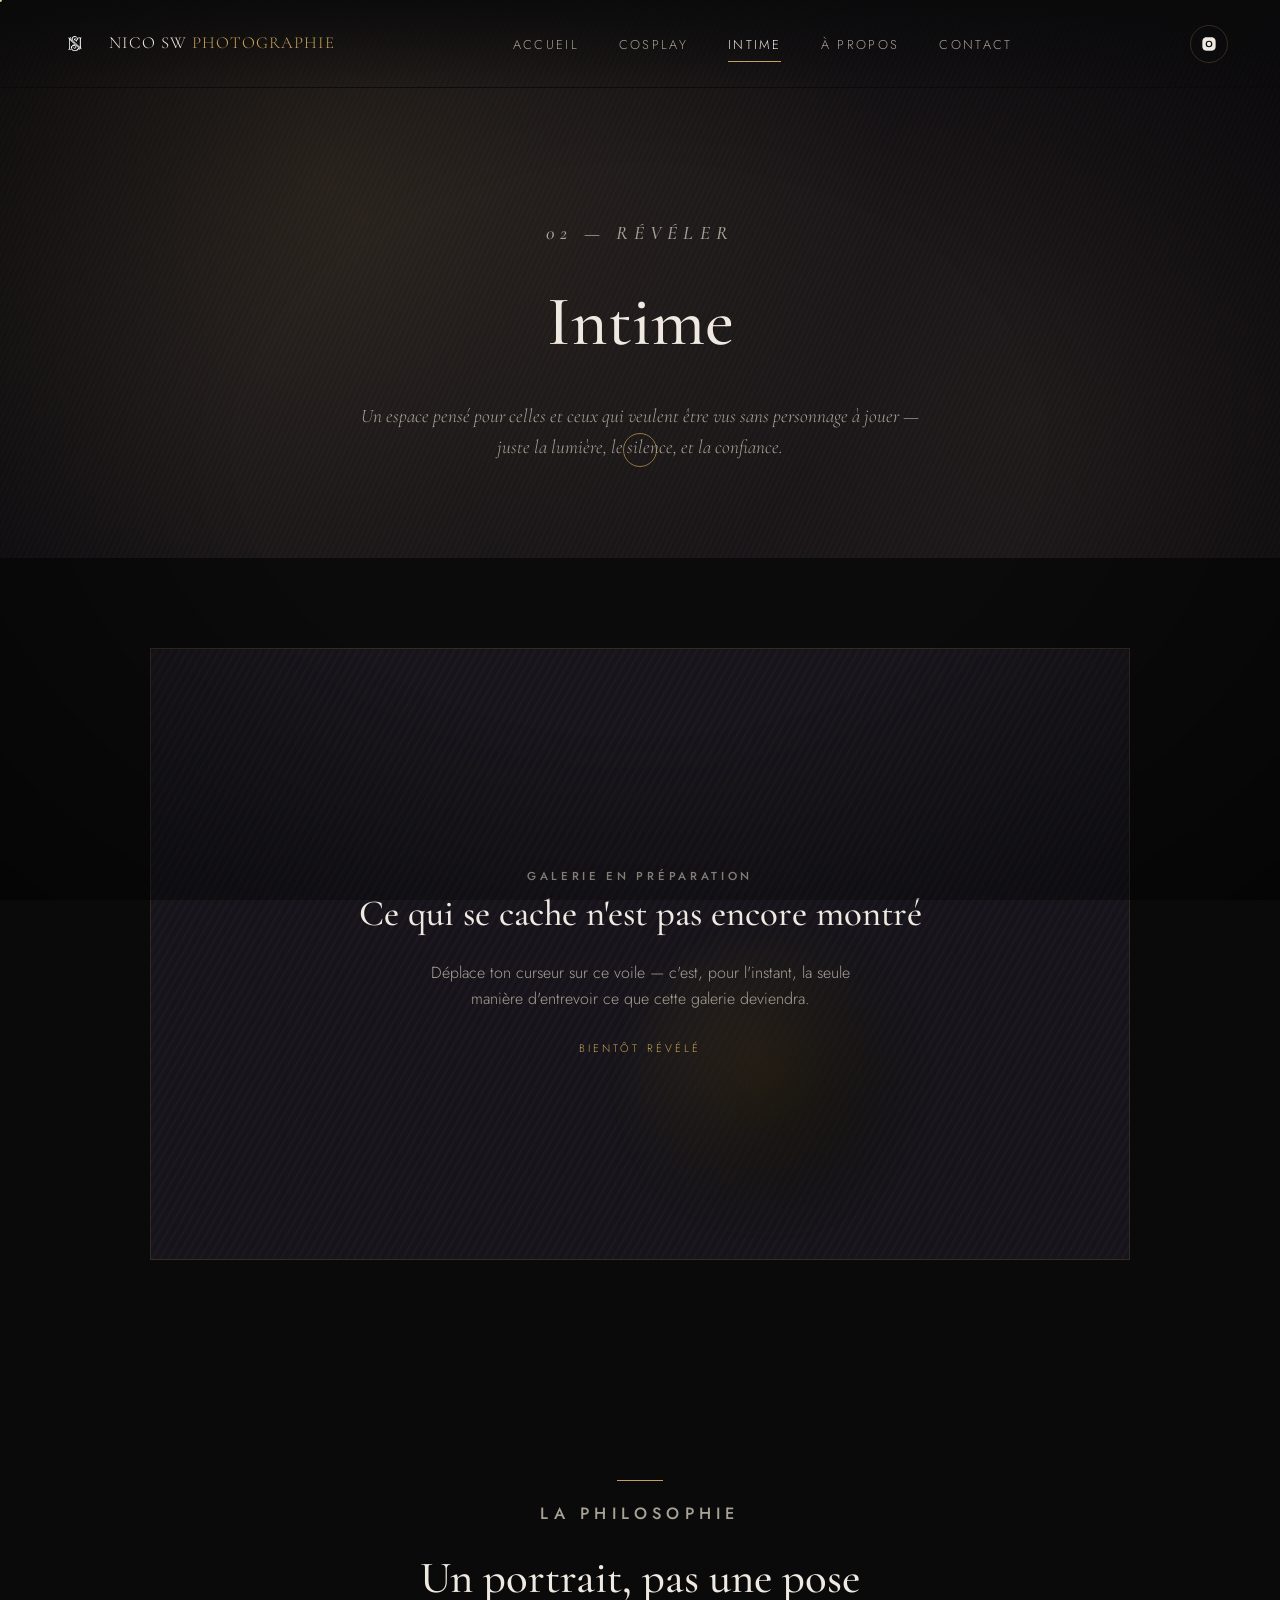
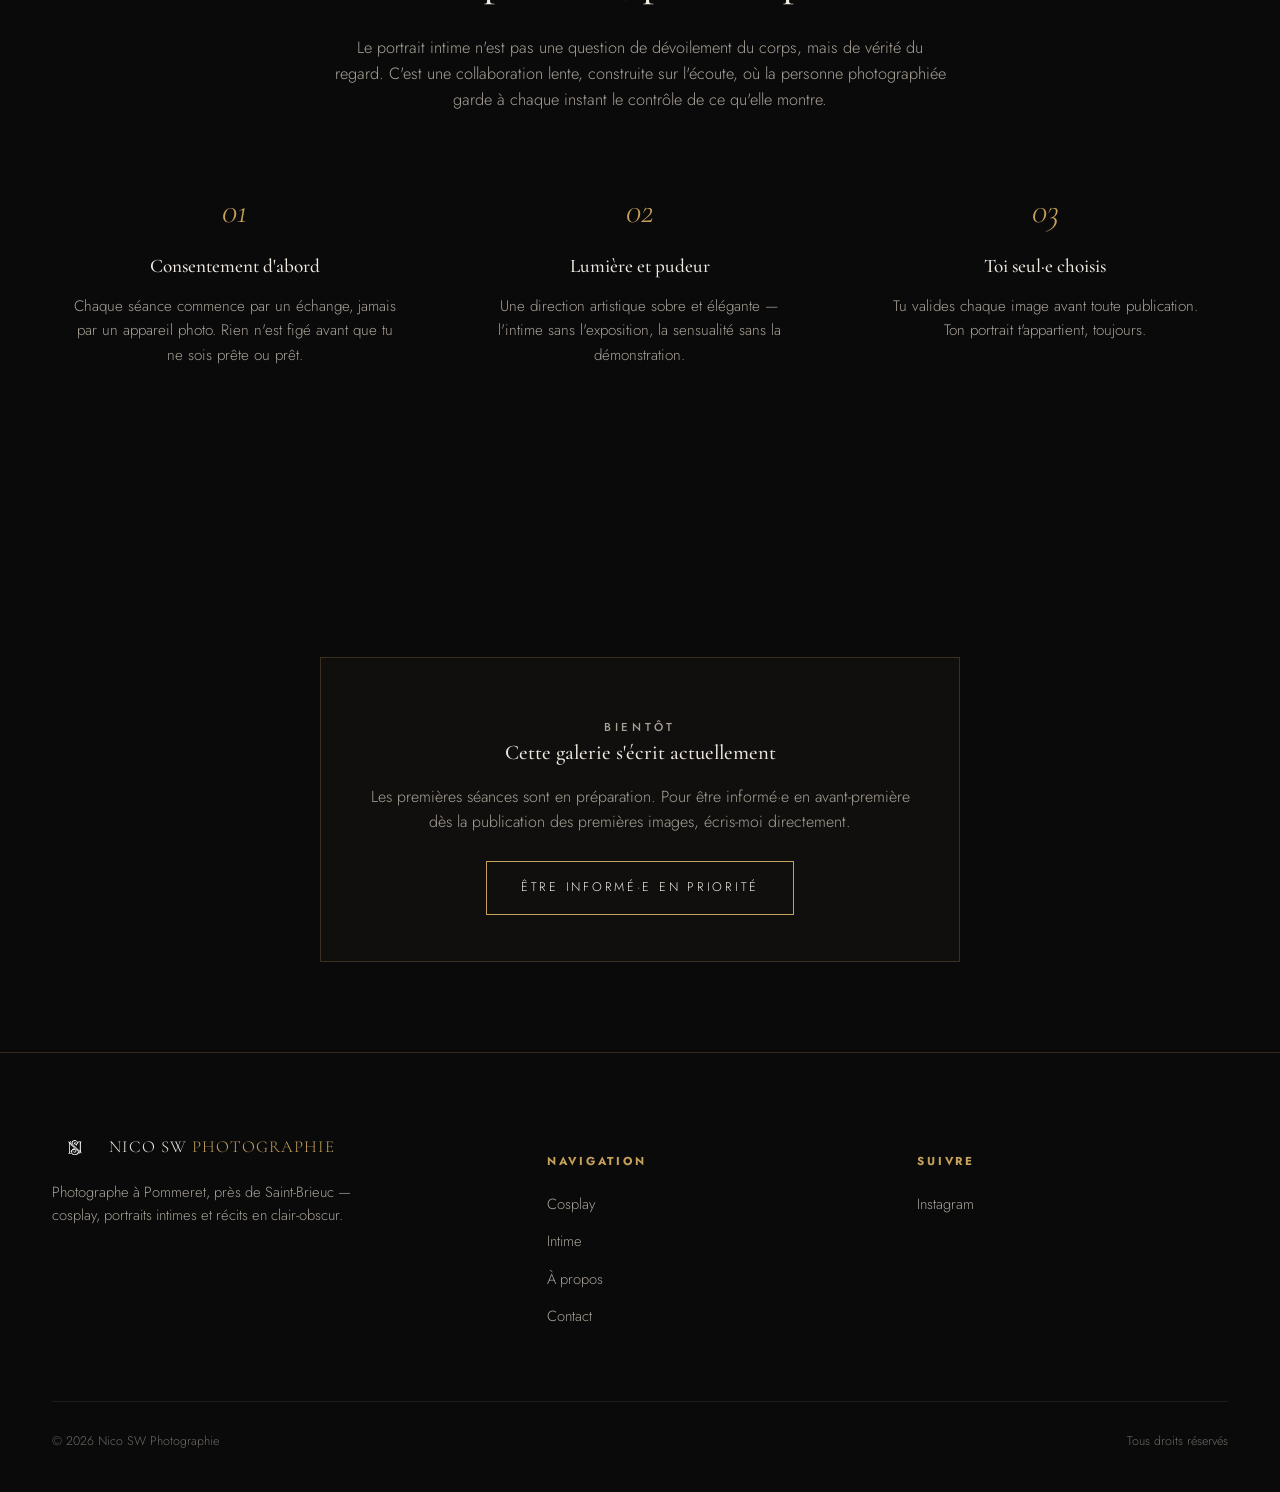
<file: intime.html>
<!DOCTYPE html>
<html lang="fr">
<head>
<meta charset="UTF-8">
<meta name="viewport" content="width=device-width, initial-scale=1.0">
<title>Intime — Nico SW Photographie</title>
<meta name="description" content="Portraits intimes de Nico SW Photographie — une galerie en préparation, pensée comme un espace de confiance et d'authenticité.">
<link rel="icon" type="image/png" sizes="32x32" href="assets/img/favicon-32.png">
<link rel="apple-touch-icon" href="assets/img/apple-touch-icon.png">
<link rel="preconnect" href="https://fonts.googleapis.com">
<link rel="preconnect" href="https://fonts.gstatic.com" crossorigin>
<link rel="stylesheet" href="css/style.css">
</head>
<body>
<a class="skip-link" href="#main">Aller au contenu</a>
<div class="grain" aria-hidden="true"></div>
<div class="vignette" aria-hidden="true"></div>
<div class="cursor-ring" aria-hidden="true"></div>
<div class="cursor-dot" aria-hidden="true"></div>
<div class="curtain" aria-hidden="true">
  <img class="curtain__mark" src="assets/img/logo-ns.webp" alt="">
</div>

<header class="site-header">
  <div class="wrap">
    <a class="brand" href="index.html">
      <img src="assets/img/logo-ns.webp" alt="">
      <span class="brand-name">NICO SW <em>PHOTOGRAPHIE</em></span>
    </a>
    <nav class="main-nav" id="main-nav">
      <ul>
        <li><a href="index.html">Accueil</a></li>
        <li><a href="cosplay.html">Cosplay</a></li>
        <li><a href="intime.html" class="is-current">Intime</a></li>
        <li><a href="a-propos.html">À propos</a></li>
        <li><a href="contact.html">Contact</a></li>
      </ul>
    </nav>
    <div class="header-actions">
      <a class="icon-link desktop-only" href="https://www.instagram.com/nico_sw_photographie/" target="_blank" rel="noopener" aria-label="Instagram">
        <svg viewBox="0 0 24 24"><path d="M12 2c2.7 0 3.06.01 4.12.06 1.06.05 1.79.22 2.43.46.66.26 1.22.6 1.77 1.15.55.55.9 1.11 1.15 1.77.24.64.41 1.37.46 2.43.05 1.06.06 1.42.06 4.13s-.01 3.06-.06 4.13c-.05 1.06-.22 1.79-.46 2.43a4.9 4.9 0 0 1-1.15 1.77 4.9 4.9 0 0 1-1.77 1.15c-.64.24-1.37.41-2.43.46-1.06.05-1.42.06-4.12.06s-3.06-.01-4.13-.06c-1.06-.05-1.79-.22-2.43-.46a4.9 4.9 0 0 1-1.77-1.15 4.9 4.9 0 0 1-1.15-1.77c-.24-.64-.41-1.37-.46-2.43C2.01 15.06 2 14.7 2 12s.01-3.06.06-4.13c.05-1.06.22-1.79.46-2.43.26-.66.6-1.22 1.15-1.77A4.9 4.9 0 0 1 5.44 2.52c.64-.24 1.37-.41 2.43-.46C8.94 2.01 9.3 2 12 2Zm0 5a5 5 0 1 0 0 10 5 5 0 0 0 0-10Zm0 8.2A3.2 3.2 0 1 1 12 8.8a3.2 3.2 0 0 1 0 6.4Zm5.2-8.4a1.17 1.17 0 1 1 0-2.34 1.17 1.17 0 0 1 0 2.34Z"/></svg>
      </a>
      <button class="nav-toggle" aria-label="Menu" aria-expanded="false" aria-controls="main-nav">
        <span></span><span></span><span></span>
      </button>
    </div>
  </div>
</header>

<main id="main">

  <section class="page-hero page-hero--intime">
    <p class="eyebrow">02 — Révéler</p>
    <h1>Intime</h1>
    <p>Un espace pensé pour celles et ceux qui veulent être vus sans personnage à jouer — juste la lumière, le silence, et la confiance.</p>
  </section>

  <section class="section section--tight">
    <div class="wrap">
      <div class="veil-panel reveal">
        <div class="veil-panel__base"></div>
        <div class="veil-panel__reveal"></div>
        <div class="veil-panel__content">
          <p class="eyebrow">Galerie en préparation</p>
          <h3>Ce qui se cache n'est pas encore montré</h3>
          <p>Déplace ton curseur sur ce voile — c'est, pour l'instant, la seule manière d'entrevoir ce que cette galerie deviendra.</p>
          <span class="veil-panel__hint">Bientôt révélé</span>
        </div>
      </div>
    </div>
  </section>

  <section class="section">
    <div class="wrap section-head reveal">
      <div class="hairline"></div>
      <p class="eyebrow">La philosophie</p>
      <h2>Un portrait, pas une pose</h2>
      <p>Le portrait intime n'est pas une question de dévoilement du corps, mais de vérité du regard. C'est une collaboration lente, construite sur l'écoute, où la personne photographiée garde à chaque instant le contrôle de ce qu'elle montre.</p>
    </div>

    <div class="wrap">
      <div class="philosophy-list">
        <div class="philosophy-item reveal">
          <span class="num">01</span>
          <h4>Consentement d'abord</h4>
          <p>Chaque séance commence par un échange, jamais par un appareil photo. Rien n'est figé avant que tu ne sois prête ou prêt.</p>
        </div>
        <div class="philosophy-item reveal reveal-delay-1">
          <span class="num">02</span>
          <h4>Lumière et pudeur</h4>
          <p>Une direction artistique sobre et élégante — l'intime sans l'exposition, la sensualité sans la démonstration.</p>
        </div>
        <div class="philosophy-item reveal reveal-delay-2">
          <span class="num">03</span>
          <h4>Toi seul·e choisis</h4>
          <p>Tu valides chaque image avant toute publication. Ton portrait t'appartient, toujours.</p>
        </div>
      </div>
    </div>
  </section>

  <section class="section section--tight">
    <div class="wrap">
      <div class="notice-card reveal">
        <p class="eyebrow">Bientôt</p>
        <h4>Cette galerie s'écrit actuellement</h4>
        <p>Les premières séances sont en préparation. Pour être informé·e en avant-première dès la publication des premières images, écris-moi directement.</p>
        <a class="btn" href="contact.html"><span>Être informé·e en priorité</span></a>
      </div>
    </div>
  </section>

</main>

<footer class="site-footer">
  <div class="wrap">
    <div class="footer-top">
      <div class="footer-brand">
        <a class="brand" href="index.html">
          <img src="assets/img/logo-ns.webp" alt="">
          <span class="brand-name">NICO SW <em>PHOTOGRAPHIE</em></span>
        </a>
        <p>Photographe à Pommeret, près de Saint-Brieuc — cosplay, portraits intimes et récits en clair-obscur.</p>
      </div>
      <div class="footer-col">
        <h5>Navigation</h5>
        <ul>
          <li><a href="cosplay.html">Cosplay</a></li>
          <li><a href="intime.html">Intime</a></li>
          <li><a href="a-propos.html">À propos</a></li>
          <li><a href="contact.html">Contact</a></li>
        </ul>
      </div>
      <div class="footer-col">
        <h5>Suivre</h5>
        <ul>
          <li><a href="https://www.instagram.com/nico_sw_photographie/" target="_blank" rel="noopener">Instagram</a></li>
        </ul>
      </div>
    </div>
    <div class="footer-bottom">
      <span>© 2026 Nico SW Photographie</span>
      <span>Tous droits réservés</span>
    </div>
  </div>
</footer>

<script src="js/main.js"></script>
</body>
</html>
</file>
<file: css/style.css>
/* ==========================================================================
   NICO SW PHOTOGRAPHIE — feuille de style
   Concept : la dualité masque / vérité (Cosplay = devenir, Intime = révéler)
   ========================================================================== */

@import url('https://fonts.googleapis.com/css2?family=Cormorant+Garamond:ital,wght@0,400;0,500;0,600;1,400;1,500&family=Jost:wght@300;400;500;600&display=swap');

:root {
  --bg: #0a0a0b;
  --bg-alt: #101012;
  --bg-raised: #16161a;
  --ink: #efe9e1;
  --ink-dim: #a8a196;
  --ink-faint: #6f6a62;
  --gold: #c6a15b;
  --gold-bright: #e9cf94;
  --gold-dim: #8a7245;
  --line: rgba(198, 161, 91, 0.22);
  --line-soft: rgba(239, 233, 225, 0.08);
  --shadow: 0 30px 80px rgba(0, 0, 0, 0.55);

  --font-display: 'Cormorant Garamond', 'Times New Roman', serif;
  --font-sans: 'Jost', 'Helvetica Neue', Arial, sans-serif;

  --ease: cubic-bezier(0.22, 1, 0.36, 1);
  --ease-curtain: cubic-bezier(0.76, 0, 0.24, 1);

  --header-h: 88px;
}

/* ---------- Reset ---------- */
*, *::before, *::after { box-sizing: border-box; }
html { scroll-behavior: smooth; }
body {
  margin: 0;
  background: var(--bg);
  color: var(--ink);
  font-family: var(--font-sans);
  font-weight: 300;
  line-height: 1.6;
  -webkit-font-smoothing: antialiased;
  overflow-x: hidden;
}
img { max-width: 100%; display: block; }
a { color: inherit; text-decoration: none; }
ul { list-style: none; margin: 0; padding: 0; }
h1, h2, h3, h4 { margin: 0; font-family: var(--font-display); font-weight: 500; }
p { margin: 0; }
button { font-family: inherit; background: none; border: none; color: inherit; cursor: pointer; }
input, textarea { font-family: inherit; }

.sr-only {
  position: absolute; width: 1px; height: 1px; padding: 0; margin: -1px;
  overflow: hidden; clip: rect(0,0,0,0); white-space: nowrap; border: 0;
}
.skip-link {
  position: fixed; top: -60px; left: 16px; z-index: 999;
  background: var(--gold); color: #14110a; padding: 12px 20px;
  font-family: var(--font-sans); font-size: 0.85rem; letter-spacing: 0.05em;
  transition: top 0.25s var(--ease);
}
.skip-link:focus { top: 16px; }

/* ---------- Grain overlay ---------- */
.grain {
  position: fixed; inset: 0; z-index: 3; pointer-events: none;
  opacity: 0.05; mix-blend-mode: overlay;
  background-image: url("data:image/svg+xml,%3Csvg xmlns='http://www.w3.org/2000/svg' width='140' height='140'%3E%3Cfilter id='n'%3E%3CfeTurbulence type='fractalNoise' baseFrequency='0.9' numOctaves='2' stitchTiles='stitch'/%3E%3C/filter%3E%3Crect width='100%25' height='100%25' filter='url(%23n)'/%3E%3C/svg%3E");
}

/* ---------- Vignette ---------- */
.vignette {
  position: fixed; inset: 0; z-index: 2; pointer-events: none;
  background: radial-gradient(ellipse at center, transparent 45%, rgba(0,0,0,0.55) 100%);
}

/* ---------- Custom cursor ---------- */
.cursor-ring, .cursor-dot {
  position: fixed; top: 0; left: 0; z-index: 9998; pointer-events: none;
  border-radius: 50%; transform: translate(-50%, -50%);
  will-change: transform;
}
.cursor-ring {
  width: 34px; height: 34px; border: 1px solid var(--gold);
  transition: width 0.25s var(--ease), height 0.25s var(--ease), border-color 0.25s var(--ease), opacity 0.25s;
  opacity: 0.7;
}
.cursor-dot {
  width: 4px; height: 4px; background: var(--gold-bright);
}
.cursor-ring.is-active { width: 64px; height: 64px; border-color: var(--gold-bright); opacity: 1; }
.cursor-ring.is-hidden, .cursor-dot.is-hidden { opacity: 0; }
@media (hover: none), (pointer: coarse) {
  .cursor-ring, .cursor-dot { display: none; }
}

/* ---------- Page curtain transition ---------- */
.curtain {
  position: fixed; inset: 0; z-index: 9999;
  background: var(--bg);
  display: flex; align-items: center; justify-content: center;
  clip-path: circle(150% at 50% 50%);
  transition: clip-path 0.9s var(--ease-curtain);
}
.curtain.is-open { clip-path: circle(0% at 50% 50%); }
.curtain.is-leaving { clip-path: circle(150% at 50% 50%); }
.curtain__mark {
  width: 64px; opacity: 0.9;
  filter: drop-shadow(0 0 18px rgba(198,161,91,0.45));
}
@media (prefers-reduced-motion: reduce) {
  .curtain { transition: none; }
  html { scroll-behavior: auto; }
}

/* ---------- Layout helpers ---------- */
.wrap { max-width: 1240px; margin: 0 auto; padding: 0 32px; }
@media (max-width: 640px) { .wrap { padding: 0 20px; } }

.eyebrow {
  font-family: var(--font-sans); font-size: 0.72rem; letter-spacing: 0.32em;
  text-transform: uppercase; color: var(--gold); font-weight: 500;
}

.reveal { opacity: 0; transform: translateY(28px); transition: opacity 0.9s var(--ease), transform 0.9s var(--ease); }
.reveal.is-visible { opacity: 1; transform: translateY(0); }
.reveal-delay-1.is-visible { transition-delay: 0.1s; }
.reveal-delay-2.is-visible { transition-delay: 0.2s; }
.reveal-delay-3.is-visible { transition-delay: 0.3s; }

/* ---------- Header ---------- */
.site-header {
  position: fixed; top: 0; left: 0; right: 0; z-index: 500;
  height: var(--header-h);
  display: flex; align-items: center;
  background: linear-gradient(to bottom, rgba(10,10,11,0.85), transparent);
  transition: background 0.4s var(--ease), height 0.4s var(--ease), border-color 0.4s var(--ease);
  border-bottom: 1px solid transparent;
}
.site-header.is-scrolled {
  height: 68px;
  background: rgba(10,10,11,0.92);
  backdrop-filter: blur(10px);
  border-bottom-color: var(--line);
}
.site-header .wrap { display: flex; align-items: center; justify-content: space-between; width: 100%; }

.brand { display: flex; align-items: center; gap: 12px; }
.brand img { height: 30px; width: auto; }
.brand-name {
  font-family: var(--font-display); font-size: 1.05rem; letter-spacing: 0.06em;
  color: var(--ink);
}
.brand-name em { color: var(--gold); font-style: normal; }

.main-nav ul { display: flex; gap: 40px; }
.main-nav a {
  position: relative; font-size: 0.8rem; letter-spacing: 0.18em; text-transform: uppercase;
  color: var(--ink-dim); padding: 6px 0;
  transition: color 0.3s var(--ease);
}
.main-nav a::after {
  content: ''; position: absolute; left: 0; right: 100%; bottom: -2px; height: 1px;
  background: var(--gold); transition: right 0.35s var(--ease);
}
.main-nav a:hover, .main-nav a.is-current { color: var(--ink); }
.main-nav a:hover::after, .main-nav a.is-current::after { right: 0; }

.header-actions { display: flex; align-items: center; gap: 22px; }
.icon-link {
  width: 38px; height: 38px; border: 1px solid var(--line); border-radius: 50%;
  display: flex; align-items: center; justify-content: center;
  transition: border-color 0.3s var(--ease), background 0.3s var(--ease);
}
.icon-link:hover { border-color: var(--gold); background: rgba(198,161,91,0.08); }
.icon-link svg { width: 16px; height: 16px; fill: var(--ink); }

.nav-toggle {
  display: none; width: 40px; height: 40px; flex-direction: column; justify-content: center;
  align-items: center; gap: 5px; border: 1px solid var(--line); border-radius: 50%;
}
.nav-toggle span { display: block; width: 16px; height: 1px; background: var(--ink); }

@media (max-width: 860px) {
  .main-nav { position: fixed; inset: 0; top: 68px; background: var(--bg);
    display: flex; align-items: center; justify-content: center;
    transform: translateY(-8px); opacity: 0; pointer-events: none;
    transition: opacity 0.35s var(--ease), transform 0.35s var(--ease); }
  .main-nav.is-open { opacity: 1; transform: translateY(0); pointer-events: auto; }
  .main-nav ul { flex-direction: column; gap: 30px; text-align: center; }
  .main-nav a { font-size: 1rem; }
  .nav-toggle { display: flex; }
  .header-actions .icon-link.desktop-only { display: none; }
}

/* ---------- Hero (home) ---------- */
.hero {
  min-height: 100vh; display: flex; flex-direction: column; align-items: center; justify-content: center;
  text-align: center; position: relative; padding: 140px 24px 80px;
  background:
    radial-gradient(ellipse at 50% 30%, rgba(198,161,91,0.10), transparent 55%),
    linear-gradient(180deg, #0a0a0b 0%, #0a0a0b 70%, #0d0d0f 100%);
}
.hero__mark { width: 120px; margin: 0 auto 28px; opacity: 0; animation: markFade 1.6s var(--ease) 0.4s forwards; }
@keyframes markFade { to { opacity: 1; } }
.hero__eyebrow { margin-bottom: 22px; }
.hero h1 {
  font-size: clamp(2.6rem, 7vw, 5.4rem); line-height: 1.05; letter-spacing: 0.01em;
  color: var(--ink);
}
.hero h1 em { font-style: italic; color: var(--gold-bright); }
.hero__tagline {
  margin-top: 26px; font-family: var(--font-display); font-style: italic;
  font-size: clamp(1.1rem, 2vw, 1.5rem); color: var(--ink-dim); max-width: 620px;
}
.hero__scroll {
  position: absolute; bottom: 40px; left: 50%; transform: translateX(-50%);
  display: flex; flex-direction: column; align-items: center; gap: 10px;
  font-size: 0.68rem; letter-spacing: 0.3em; text-transform: uppercase; color: var(--ink-faint);
}
.hero__scroll-line { width: 1px; height: 46px; background: linear-gradient(var(--gold), transparent); animation: scrollLine 2.2s ease-in-out infinite; }
@keyframes scrollLine { 0%,100% { transform: scaleY(1); opacity: 0.5; } 50% { transform: scaleY(0.6); opacity: 1; } }

/* ---------- Section basics ---------- */
.section { padding: 130px 0; position: relative; }
.section--tight { padding: 90px 0; }
.section-head { max-width: 680px; margin: 0 auto 64px; text-align: center; }
.section-head h2 { font-size: clamp(2rem, 4vw, 2.8rem); margin-top: 16px; }
.section-head p { margin-top: 20px; color: var(--ink-dim); font-size: 1.02rem; }
.hairline { width: 46px; height: 1px; background: var(--gold); margin: 0 auto 20px; }

/* ---------- Duality split ---------- */
.duality { display: grid; grid-template-columns: 1fr 1fr; }
@media (max-width: 860px) { .duality { grid-template-columns: 1fr; } }

.duality__card {
  position: relative; min-height: 62vh; display: flex; align-items: flex-end;
  overflow: hidden; isolation: isolate;
}
.duality__bg {
  position: absolute; inset: 0; background-size: cover; background-position: center;
  transform: scale(1.08); filter: saturate(0.75) brightness(0.55);
  transition: transform 1.2s var(--ease), filter 1.2s var(--ease);
  z-index: -2;
}
.duality__veil {
  position: absolute; inset: 0; z-index: -1;
  background:
    linear-gradient(180deg, rgba(10,10,11,0.15) 0%, rgba(10,10,11,0.92) 100%);
  transition: opacity 0.9s var(--ease);
}
.duality__card--intime .duality__bg {
  background:
    radial-gradient(circle at 30% 20%, rgba(198,161,91,0.16), transparent 55%),
    radial-gradient(circle at 75% 80%, rgba(120,90,60,0.14), transparent 50%),
    repeating-linear-gradient(115deg, #121014 0px, #121014 2px, #17151a 3px, #121014 5px);
}
.duality__card:hover .duality__bg { transform: scale(1); filter: saturate(1) brightness(0.7); }
.duality__content { position: relative; padding: 56px; width: 100%; }
.duality__num { color: var(--gold); font-size: 0.75rem; letter-spacing: 0.3em; }
.duality__content h3 { font-size: clamp(2.1rem, 4vw, 3.1rem); margin-top: 14px; color: var(--ink); }
.duality__content p { margin-top: 16px; max-width: 380px; color: var(--ink-dim); font-size: 0.98rem; }
.duality__link {
  margin-top: 26px; display: inline-flex; align-items: center; gap: 10px;
  font-size: 0.78rem; letter-spacing: 0.2em; text-transform: uppercase; color: var(--gold-bright);
}
.duality__link svg { width: 14px; height: 14px; fill: currentColor; transition: transform 0.3s var(--ease); }
.duality__card:hover .duality__link svg { transform: translateX(6px); }
.duality__badge {
  position: absolute; top: 32px; right: 32px; font-size: 0.68rem; letter-spacing: 0.22em;
  color: var(--ink-faint); border: 1px solid var(--line); padding: 6px 12px; text-transform: uppercase;
}

/* ---------- Gallery strip / grid ---------- */
.gallery { display: grid; grid-template-columns: repeat(3, 1fr); gap: 4px; }
@media (max-width: 760px) { .gallery { grid-template-columns: 1fr; } }
.gallery--cosplay { grid-template-columns: 1.15fr 1fr 1fr; }
@media (max-width: 760px) { .gallery--cosplay { grid-template-columns: 1fr; } }

.gallery__item {
  position: relative; overflow: hidden; aspect-ratio: 3/4; cursor: pointer;
}
.gallery--cosplay .gallery__item:first-child { aspect-ratio: 3/4; }
.gallery__item img {
  width: 100%; height: 100%; object-fit: cover; object-position: center 18%;
  transform: scale(1.06); filter: saturate(0.85) brightness(0.82);
  transition: transform 1.4s var(--ease), filter 1.4s var(--ease);
}
.gallery__item:hover img { transform: scale(1); filter: saturate(1) brightness(1); }
.gallery__caption {
  position: absolute; left: 0; right: 0; bottom: 0; padding: 24px;
  background: linear-gradient(0deg, rgba(0,0,0,0.75), transparent);
  transform: translateY(12px); opacity: 0; transition: all 0.4s var(--ease);
}
.gallery__item:hover .gallery__caption { transform: translateY(0); opacity: 1; }
.gallery__caption .eyebrow { display: block; margin-bottom: 4px; }
.gallery__caption h4 { font-size: 1.15rem; color: var(--ink); font-weight: 500; }
.gallery__expand {
  position: absolute; top: 18px; right: 18px; width: 34px; height: 34px; border-radius: 50%;
  border: 1px solid rgba(239,233,225,0.35); display: flex; align-items: center; justify-content: center;
  opacity: 0; transition: opacity 0.3s var(--ease); backdrop-filter: blur(4px);
}
.gallery__item:hover .gallery__expand { opacity: 1; }
.gallery__expand svg { width: 13px; height: 13px; fill: var(--ink); }

/* ---------- Buttons ---------- */
.btn {
  display: inline-flex; align-items: center; gap: 12px; padding: 16px 34px;
  border: 1px solid var(--gold); color: var(--ink); font-size: 0.78rem;
  letter-spacing: 0.22em; text-transform: uppercase; position: relative; overflow: hidden;
}
.btn span { position: relative; z-index: 1; transition: color 0.4s var(--ease); }
.btn::before {
  content: ''; position: absolute; inset: 0; background: var(--gold); transform: translateX(-101%);
  transition: transform 0.45s var(--ease); z-index: 0;
}
.btn:hover::before { transform: translateX(0); }
.btn:hover span { color: #14110a; }
.btn--ghost { border-color: var(--line); }
.btn--ghost:hover::before { background: var(--ink); }

/* ---------- About teaser / quote ---------- */
.quote-block { max-width: 760px; margin: 0 auto; text-align: center; }
.quote-block blockquote {
  font-family: var(--font-display); font-style: italic; font-weight: 400;
  font-size: clamp(1.5rem, 3vw, 2.1rem); line-height: 1.5; color: var(--ink);
}
.quote-block cite {
  display: block; margin-top: 26px; font-style: normal; font-size: 0.75rem;
  letter-spacing: 0.24em; text-transform: uppercase; color: var(--gold);
}

.split {
  display: grid; grid-template-columns: 1fr 1fr; gap: 80px; align-items: center;
}
@media (max-width: 860px) { .split { grid-template-columns: 1fr; gap: 40px; } }
.split img { width: 100%; aspect-ratio: 4/5; object-fit: cover; filter: saturate(0.85) brightness(0.85); }
.split h2 { font-size: clamp(2rem, 4vw, 2.6rem); margin-top: 16px; }
.split p { margin-top: 20px; color: var(--ink-dim); }
.split p + p { margin-top: 14px; }

/* ---------- Page hero (inner pages) ---------- */
.page-hero {
  min-height: 62vh; display: flex; flex-direction: column; align-items: center; justify-content: center;
  text-align: center; padding: 160px 24px 60px; position: relative;
}
.page-hero h1 { font-size: clamp(2.6rem, 6vw, 4.4rem); margin-top: 18px; }
.page-hero p { margin-top: 22px; max-width: 560px; color: var(--ink-dim); font-family: var(--font-display); font-style: italic; font-size: 1.2rem; }

.page-hero--cosplay {
  background: linear-gradient(180deg, rgba(10,10,11,0.55), var(--bg) 92%), url('../assets/img/cosplay-katana.webp') center 30% / cover;
}
.page-hero--intime {
  background:
    radial-gradient(circle at 25% 30%, rgba(198,161,91,0.14), transparent 55%),
    radial-gradient(circle at 80% 75%, rgba(120,90,60,0.12), transparent 50%),
    repeating-linear-gradient(115deg, #121014 0px, #121014 2px, #17151a 3px, #121014 5px);
}

/* ---------- Intime veil interaction ---------- */
.veil-panel {
  position: relative; height: 68vh; margin: 0 auto; max-width: 980px; overflow: hidden;
  border: 1px solid var(--line);
}
.veil-panel__base {
  position: absolute; inset: 0;
  background:
    repeating-linear-gradient(120deg, #16141a 0px, #16141a 3px, #1c1a20 4px, #16141a 7px);
}
.veil-panel__reveal {
  position: absolute; inset: 0;
  background:
    radial-gradient(circle at 50% 50%, rgba(198,161,91,0.22), transparent 60%),
    linear-gradient(135deg, #221c14, #0d0b09 70%);
  -webkit-mask-image: radial-gradient(circle 160px at var(--mx, 50%) var(--my, 50%), black 0%, transparent 100%);
  mask-image: radial-gradient(circle 160px at var(--mx, 50%) var(--my, 50%), black 0%, transparent 100%);
  transition: mask-position 0.05s linear;
}
.veil-panel__content {
  position: relative; z-index: 2; height: 100%; display: flex; flex-direction: column;
  align-items: center; justify-content: center; text-align: center; padding: 40px;
  pointer-events: none;
}
.veil-panel__content h3 { font-size: clamp(1.6rem, 3vw, 2.3rem); }
.veil-panel__content p { margin-top: 16px; max-width: 460px; color: var(--ink-dim); }
.veil-panel__hint {
  margin-top: 28px; font-size: 0.68rem; letter-spacing: 0.28em; text-transform: uppercase; color: var(--gold);
}

.philosophy-list { display: grid; grid-template-columns: repeat(3, 1fr); gap: 40px; margin-top: 70px; }
@media (max-width: 760px) { .philosophy-list { grid-template-columns: 1fr; gap: 46px; } }
.philosophy-item { text-align: center; padding: 0 20px; }
.philosophy-item .num { font-family: var(--font-display); font-style: italic; font-size: 2.2rem; color: var(--gold); }
.philosophy-item h4 { margin-top: 12px; font-size: 1.2rem; }
.philosophy-item p { margin-top: 12px; color: var(--ink-dim); font-size: 0.95rem; }

.notice-card {
  max-width: 640px; margin: 70px auto 0; text-align: center; padding: 46px 40px;
  border: 1px solid var(--line); background: rgba(198,161,91,0.03);
}
.notice-card h4 { font-size: 1.3rem; }
.notice-card p { margin-top: 14px; color: var(--ink-dim); }
.notice-card .btn { margin-top: 26px; }

/* ---------- Contact ---------- */
.contact-grid { display: grid; grid-template-columns: 1.1fr 0.9fr; gap: 90px; }
@media (max-width: 860px) { .contact-grid { grid-template-columns: 1fr; gap: 50px; } }
.contact-card {
  border: 1px solid var(--line); padding: 48px; background: rgba(255,255,255,0.015);
}
.contact-card .eyebrow { margin-bottom: 14px; }
.contact-card h3 { font-size: 1.7rem; }
.contact-card p { margin-top: 16px; color: var(--ink-dim); }
.contact-card .btn { margin-top: 28px; }
.contact-steps { margin-top: 40px; }
.contact-steps li { display: flex; gap: 16px; padding: 16px 0; border-top: 1px solid var(--line-soft); }
.contact-steps li:first-child { border-top: none; }
.contact-steps .idx { font-family: var(--font-display); font-style: italic; color: var(--gold); font-size: 1.2rem; width: 24px; flex-shrink: 0; }
.contact-steps strong { display: block; color: var(--ink); font-weight: 500; margin-bottom: 4px; }
.contact-steps span { color: var(--ink-dim); font-size: 0.92rem; }

.faq-item { padding: 22px 0; border-top: 1px solid var(--line-soft); }
.faq-item:first-child { border-top: none; }
.faq-item h4 { font-size: 1.05rem; font-weight: 500; }
.faq-item p { margin-top: 10px; color: var(--ink-dim); font-size: 0.93rem; }

.location-note {
  display: inline-flex; align-items: center; gap: 10px; margin-top: 28px;
  font-size: 0.8rem; letter-spacing: 0.05em; color: var(--ink-dim);
}
.location-note svg { width: 15px; height: 15px; fill: var(--gold); flex-shrink: 0; }

/* ---------- Contact form ---------- */
.contact-form { margin-top: 8px; }
.form-row { display: grid; grid-template-columns: 1fr 1fr; gap: 22px; }
@media (max-width: 520px) { .form-row { grid-template-columns: 1fr; } }
.form-field { margin-bottom: 26px; }
.form-field label {
  display: block; font-size: 0.7rem; letter-spacing: 0.2em; text-transform: uppercase;
  color: var(--ink-faint); margin-bottom: 10px;
}
.form-field input,
.form-field select,
.form-field textarea {
  width: 100%; background: transparent; border: none; border-bottom: 1px solid var(--line);
  color: var(--ink); font-size: 0.98rem; padding: 10px 2px; font-family: var(--font-sans);
  transition: border-color 0.3s var(--ease);
}
.form-field select {
  appearance: none; -webkit-appearance: none;
  background-image: url("data:image/svg+xml,%3Csvg xmlns='http://www.w3.org/2000/svg' viewBox='0 0 24 24'%3E%3Cpath fill='%23c6a15b' d='M7 10l5 5 5-5z'/%3E%3C/svg%3E");
  background-repeat: no-repeat; background-position: right 2px center; background-size: 16px;
}
.form-field select option { background: var(--bg-raised); color: var(--ink); }
.form-field textarea { resize: vertical; min-height: 110px; font-family: var(--font-sans); }
.form-field input::placeholder,
.form-field textarea::placeholder { color: var(--ink-faint); }
.form-field input:focus,
.form-field select:focus,
.form-field textarea:focus { outline: none; border-color: var(--gold); }
.form-honey { position: absolute; left: -9999px; width: 1px; height: 1px; opacity: 0; }

.form-status {
  margin-top: 20px; font-size: 0.9rem; padding: 16px 18px; border: 1px solid var(--line);
  display: none;
}
.form-status.is-visible { display: block; }
.form-status.is-success { color: var(--gold-bright); border-color: var(--gold); }
.form-status.is-error { color: #d98c8c; border-color: rgba(217,140,140,0.4); }

.form-submit { display: inline-flex; align-items: center; gap: 10px; }
.form-submit[disabled] { opacity: 0.5; pointer-events: none; }

/* ---------- Lightbox ---------- */
.lightbox {
  position: fixed; inset: 0; z-index: 800; background: rgba(6,6,7,0.94);
  display: flex; align-items: center; justify-content: center;
  opacity: 0; pointer-events: none; transition: opacity 0.4s var(--ease);
  padding: 40px;
}
.lightbox.is-open { opacity: 1; pointer-events: auto; }
.lightbox img {
  max-width: 90vw; max-height: 82vh; width: auto; object-fit: contain;
  box-shadow: var(--shadow);
  transform: scale(0.96); transition: transform 0.4s var(--ease);
}
.lightbox.is-open img { transform: scale(1); }
.lightbox__caption { position: absolute; bottom: 34px; left: 0; right: 0; text-align: center; color: var(--ink-dim); font-size: 0.85rem; letter-spacing: 0.05em; }
.lightbox__close {
  position: absolute; top: 30px; right: 30px; width: 44px; height: 44px; border-radius: 50%;
  border: 1px solid var(--line); display: flex; align-items: center; justify-content: center;
}
.lightbox__close svg { width: 16px; height: 16px; fill: var(--ink); }
.lightbox__nav { position: absolute; top: 50%; transform: translateY(-50%); width: 48px; height: 48px; border-radius: 50%; border: 1px solid var(--line); display: flex; align-items: center; justify-content: center; }
.lightbox__nav svg { width: 16px; height: 16px; fill: var(--ink); }
.lightbox__prev { left: 24px; }
.lightbox__next { right: 24px; }
@media (max-width: 640px) { .lightbox__nav { display: none; } }

/* ---------- Footer ---------- */
.site-footer { border-top: 1px solid var(--line); padding: 80px 0 40px; }
.footer-top { display: grid; grid-template-columns: 1.4fr 1fr 1fr; gap: 60px; padding-bottom: 60px; }
@media (max-width: 760px) { .footer-top { grid-template-columns: 1fr; gap: 44px; } }
.footer-brand .brand { margin-bottom: 18px; }
.footer-brand p { color: var(--ink-dim); max-width: 320px; font-size: 0.92rem; }
.footer-col h5 { font-size: 0.72rem; letter-spacing: 0.24em; text-transform: uppercase; color: var(--gold); margin-bottom: 20px; }
.footer-col ul li { margin-bottom: 12px; }
.footer-col a { color: var(--ink-dim); font-size: 0.92rem; transition: color 0.3s var(--ease); }
.footer-col a:hover { color: var(--ink); }
.footer-bottom {
  display: flex; justify-content: space-between; align-items: center; padding-top: 30px;
  border-top: 1px solid var(--line-soft); font-size: 0.78rem; color: var(--ink-faint);
  flex-wrap: wrap; gap: 12px;
}

/* ---------- Utility ---------- */
.text-center { text-align: center; }
::selection { background: var(--gold); color: #14110a; }
</file>
